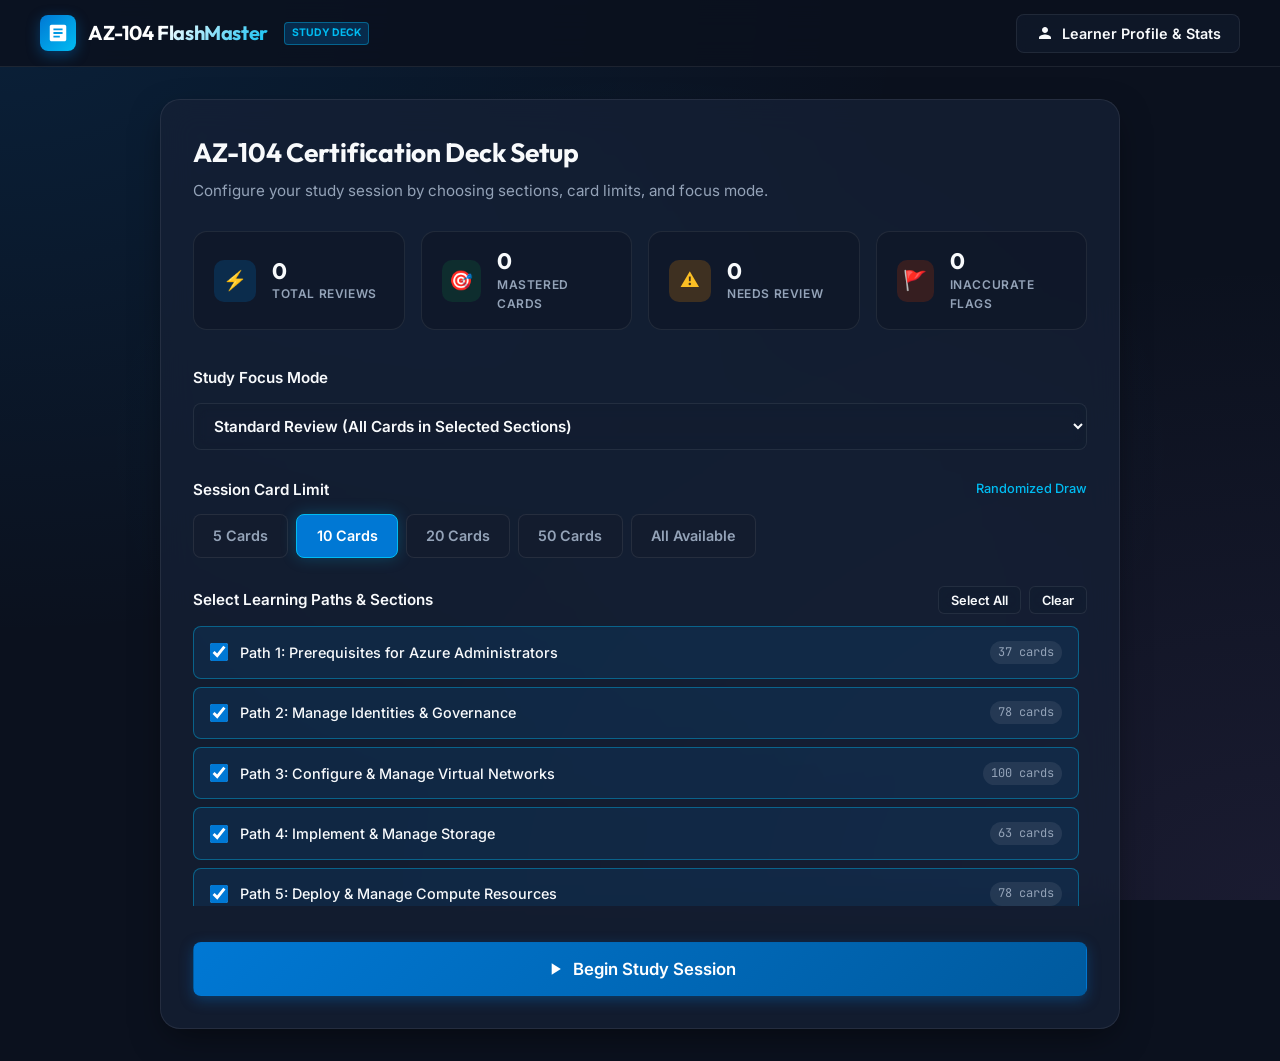
<file: flash-app/index.html>
<!DOCTYPE html>
<html lang="en">
<head>
  <meta charset="UTF-8">
  <meta name="viewport" content="width=device-width, initial-scale=1.0">
  <title>AZ-104 FlashMaster - Interactive Study Deck</title>
  <meta name="description" content="Offline spaced-repetition flashcard study application for the AZ-104 Microsoft Azure Administrator certification.">
  <link rel="stylesheet" href="style.css">
</head>
<body>

  <!-- Top Header -->
  <header class="app-header">
    <div class="header-container">
      <a href="#" class="brand" id="brand-link">
        <div class="brand-icon">
          <svg viewBox="0 0 24 24">
            <path d="M19 3H5c-1.1 0-2 .9-2 2v14c0 1.1.9 2 2 2h14c1.1 0 2-.9 2-2V5c0-1.1-.9-2-2-2zm-5 14H7v-2h7v2zm3-4H7v-2h10v2zm0-4H7V7h10v2z"/>
          </svg>
        </div>
        <span class="brand-title">AZ-104 FlashMaster</span>
        <span class="brand-badge">Study Deck</span>
      </a>

      <div class="header-actions">
        <button class="btn btn-glass" id="btn-open-profile" aria-label="Open Learner Profile">
          <svg width="18" height="18" viewBox="0 0 24 24" fill="currentColor">
            <path d="M12 12c2.21 0 4-1.79 4-4s-1.79-4-4-4-4 1.79-4 4 1.79 4 4 4zm0 2c-2.67 0-8 1.34-8 4v2h16v-2c0-2.66-5.33-4-8-4z"/>
          </svg>
          Learner Profile & Stats
        </button>
      </div>
    </div>
  </header>

  <!-- Main Content Area -->
  <main class="main-container">

    <!-- 1. SETUP / DECK SELECTION SCREEN -->
    <section class="glass-panel setup-screen" id="setup-screen">
      
      <div class="section-header">
        <h2>AZ-104 Certification Deck Setup</h2>
        <p>Configure your study session by choosing sections, card limits, and focus mode.</p>
      </div>

      <!-- Learner Snapshot Bar -->
      <div class="learner-snapshot">
        <div class="stat-box">
          <div class="stat-icon blue">⚡</div>
          <div class="stat-content">
            <div class="stat-val" id="stat-total-reviews">0</div>
            <div class="stat-label">Total Reviews</div>
          </div>
        </div>
        <div class="stat-box">
          <div class="stat-icon green">🎯</div>
          <div class="stat-content">
            <div class="stat-val" id="stat-mastered">0</div>
            <div class="stat-label">Mastered Cards</div>
          </div>
        </div>
        <div class="stat-box">
          <div class="stat-icon orange">⚠️</div>
          <div class="stat-content">
            <div class="stat-val" id="stat-trouble">0</div>
            <div class="stat-label">Needs Review</div>
          </div>
        </div>
        <div class="stat-box">
          <div class="stat-icon red">🚩</div>
          <div class="stat-content">
            <div class="stat-val" id="stat-flagged">0</div>
            <div class="stat-label">Inaccurate Flags</div>
          </div>
        </div>
      </div>

      <!-- Mode & Filter Selector -->
      <div class="form-group">
        <label for="study-filter-mode" class="form-label">
          <span>Study Focus Mode</span>
        </label>
        <select id="study-filter-mode" class="btn btn-glass" style="width: 100%; text-align: left; padding: 0.75rem 1rem; font-size: 0.95rem;">
          <option value="all">Standard Review (All Cards in Selected Sections)</option>
          <option value="trouble">Targeted Drill (Only Cards Marked as Trouble)</option>
          <option value="unstudied">New Material (Cards Never Studied)</option>
        </select>
      </div>

      <!-- Card Count Selection -->
      <div class="form-group">
        <label class="form-label">
          <span>Session Card Limit</span>
          <span class="count-badge">Randomized Draw</span>
        </label>
        <div class="pill-grid">
          <div class="pill-option">
            <input type="radio" id="count-5" name="card-count" value="5">
            <label for="count-5">5 Cards</label>
          </div>
          <div class="pill-option">
            <input type="radio" id="count-10" name="card-count" value="10" checked>
            <label for="count-10">10 Cards</label>
          </div>
          <div class="pill-option">
            <input type="radio" id="count-20" name="card-count" value="20">
            <label for="count-20">20 Cards</label>
          </div>
          <div class="pill-option">
            <input type="radio" id="count-50" name="card-count" value="50">
            <label for="count-50">50 Cards</label>
          </div>
          <div class="pill-option">
            <input type="radio" id="count-all" name="card-count" value="all">
            <label for="count-all">All Available</label>
          </div>
        </div>
      </div>

      <!-- Learning Path / Section Selection -->
      <div class="form-group">
        <div class="form-label">
          <span>Select Learning Paths & Sections</span>
          <div class="section-controls">
            <button class="btn btn-glass btn-sm" id="btn-select-all" type="button">Select All</button>
            <button class="btn btn-glass btn-sm" id="btn-deselect-all" type="button">Clear</button>
          </div>
        </div>
        <div class="section-list" id="section-checkbox-list">
          <!-- Populated dynamically by app.js -->
        </div>
      </div>

      <!-- Start Button CTA -->
      <button class="btn btn-primary" id="btn-start-study" style="padding: 1rem; font-size: 1.05rem; margin-top: 0.5rem;">
        <svg width="20" height="20" viewBox="0 0 24 24" fill="currentColor">
          <path d="M8 5v14l11-7z"/>
        </svg>
        Begin Study Session
      </button>

    </section>


    <!-- 2. ACTIVE STUDY SCREEN -->
    <section class="study-screen" id="study-screen" style="display: none;">
      
      <!-- Top Progress Bar -->
      <div class="study-top-bar">
        <button class="btn btn-glass btn-sm" id="btn-quit-study">
          ✕ End Session
        </button>
        <div class="progress-container">
          <div class="progress-header">
            <span id="card-counter-label">Card 1 of 10</span>
            <span style="font-size: 0.75rem;">Space to Flip • Esc to Exit</span>
          </div>
          <div class="progress-bar-track">
            <div class="progress-bar-fill" id="progress-bar-fill"></div>
          </div>
        </div>
      </div>

      <!-- 3D Interactive Flashcard Scene -->
      <div class="flashcard-scene" id="flashcard-scene">
        <div class="flashcard-inner" id="flashcard-inner">
          
          <!-- Card Front (Question) -->
          <div class="flashcard-face card-front">
            <div class="card-meta-bar">
              <span class="card-topic-tag" id="card-topic-tag">Path • Module</span>
              <div class="card-flag-indicators" id="card-indicators"></div>
            </div>
            <div class="card-main-content">
              <span class="card-prompt-type" id="card-prompt-type">Question Prompt</span>
              <div class="card-text" id="card-question-text">Loading question...</div>
            </div>
            <div class="card-footer-hint">
              <span>💡 Formulate your answer mentally</span>
              <span style="color: var(--azure-cyan);">Click or press Spacebar to flip ➔</span>
            </div>
          </div>

          <!-- Card Back (Answer) -->
          <div class="flashcard-face card-back">
            <div class="card-meta-bar">
              <span class="card-topic-tag" style="background: rgba(16, 124, 65, 0.2); color: #34d399; border-color: rgba(16, 124, 65, 0.4);">
                Answer & Key Concept
              </span>
              <span style="font-size: 0.75rem; color: var(--text-muted);">Active Recall</span>
            </div>
            <div class="card-main-content">
              <div class="card-text" id="card-answer-text" style="color: #e2e8f0;">Loading answer...</div>
              <div class="card-source-citation" id="card-source-text"></div>
            </div>
            <div class="card-footer-hint">
              <span>Rate your recall difficulty below</span>
              <span style="color: #34d399;">Keys: 1=Hard • 2=Good • 3=Easy</span>
            </div>
          </div>

        </div>
      </div>

      <!-- Card Quick Action Bar -->
      <div class="card-quick-actions">
        <button class="btn btn-glass btn-sm" id="btn-flip-card">
          🔄 Flip Card (Space)
        </button>
        <button class="btn btn-glass btn-sm" id="btn-mark-trouble" title="Mark card as trouble to review more frequently">
          ⚠️ Needs Review (T)
        </button>
        <button class="btn btn-glass btn-sm" id="btn-flag-inaccurate" title="Flag this card if you suspect inaccuracy or outdated info">
          🚩 Flag Inaccurate (F)
        </button>
      </div>

      <!-- Rating Controls (Appears on flip) -->
      <div class="rating-controls" id="rating-controls">
        <button class="btn btn-rate hard" id="btn-rate-hard">
          <span>Struggled</span>
          <small>Mark for Review (1)</small>
        </button>
        <button class="btn btn-rate good" id="btn-rate-good">
          <span>Recalled</span>
          <small>Standard Recall (2)</small>
        </button>
        <button class="btn btn-rate easy" id="btn-rate-easy">
          <span>Mastered</span>
          <small>Instant Recall (3)</small>
        </button>
      </div>

    </section>


    <!-- 3. SESSION SUMMARY SCREEN -->
    <section class="glass-panel" id="summary-screen" style="display: none; flex-direction: column; gap: 1.5rem;">
      <div class="section-header">
        <h2>🎉 Session Completed!</h2>
        <p>Your study results have been recorded to your local Learner Profile.</p>
      </div>

      <div class="summary-grid">
        <div class="stat-box">
          <div class="stat-icon blue">📖</div>
          <div class="stat-content">
            <div class="stat-val" id="summary-reviewed">0</div>
            <div class="stat-label">Reviewed</div>
          </div>
        </div>
        <div class="stat-box">
          <div class="stat-icon green">⭐</div>
          <div class="stat-content">
            <div class="stat-val" id="summary-mastered">0</div>
            <div class="stat-label">Mastered (Easy)</div>
          </div>
        </div>
        <div class="stat-box">
          <div class="stat-icon orange">⚠️</div>
          <div class="stat-content">
            <div class="stat-val" id="summary-trouble">0</div>
            <div class="stat-label">Struggled (Hard)</div>
          </div>
        </div>
        <div class="stat-box">
          <div class="stat-icon red">🚩</div>
          <div class="stat-content">
            <div class="stat-val" id="summary-flagged">0</div>
            <div class="stat-label">Flagged</div>
          </div>
        </div>
      </div>

      <!-- Topic Performance Breakdown -->
      <div class="form-group">
        <label class="form-label">Topic Performance Breakdown</label>
        <div id="summary-topic-breakdown" style="display: flex; flex-direction: column; gap: 0.5rem;"></div>
      </div>

      <!-- Summary Action Buttons -->
      <div style="display: flex; gap: 1rem; flex-wrap: wrap; margin-top: 0.5rem;">
        <button class="btn btn-warning" id="btn-study-trouble-again" style="flex: 1;">
          ⚠️ Drill Struggled Cards Now
        </button>
        <button class="btn btn-primary" id="btn-return-setup" style="flex: 1;">
          🏠 Return to Deck Setup
        </button>
      </div>
    </section>

  </main>


  <!-- MODAL 1: LEARNER PROFILE & STATS -->
  <div class="modal-overlay" id="profile-modal">
    <div class="modal-content">
      <div class="modal-header">
        <h3>📊 Learner Profile & Knowledge Tracking</h3>
        <button class="close-btn" id="btn-close-profile">&times;</button>
      </div>

      <p style="color: var(--text-secondary); font-size: 0.9rem;">
        Your learning progress, trouble items, and card revisions are tracked locally in your browser's persistent learner object.
      </p>

      <!-- Data Export / Import Controls -->
      <div style="display: flex; gap: 0.5rem; flex-wrap: wrap;">
        <button class="btn btn-glass btn-sm" id="btn-export-profile">
          💾 Export Learner Profile (.json)
        </button>
        <label class="btn btn-glass btn-sm" style="cursor: pointer;">
          📥 Import Profile
          <input type="file" id="input-import-profile" accept=".json" style="display: none;">
        </label>
        <button class="btn btn-glass btn-sm" id="btn-import-deck-trigger">
          🗃️ Import Custom Deck (.json/.tsv)
        </button>
        <input type="file" id="input-import-deck" accept=".json,.tsv,.txt" style="display: none;">
      </div>

      <!-- Trouble Cards Review List -->
      <div class="form-group">
        <label class="form-label">
          <span>Cards Marked for Extra Review (Trouble)</span>
        </label>
        <div class="trouble-list-container" id="profile-trouble-list"></div>
      </div>

      <!-- Flagged Inaccurate List -->
      <div class="form-group">
        <label class="form-label">
          <span>Cards Flagged as Inaccurate / Audited</span>
        </label>
        <div class="trouble-list-container" id="profile-flagged-list"></div>
      </div>

      <div style="display: flex; justify-content: space-between; align-items: center; border-top: 1px solid var(--border-subtle); padding-top: 1rem;">
        <button class="btn btn-danger btn-sm" id="btn-reset-profile">
          🗑️ Reset Learner Progress
        </button>
        <span style="font-size: 0.75rem; color: var(--text-muted);">Stored locally in localStorage</span>
      </div>
    </div>
  </div>


  <!-- MODAL 2: FLAG INACCURATE CARD -->
  <div class="modal-overlay" id="flag-modal">
    <div class="modal-content" style="max-width: 500px;">
      <div class="modal-header">
        <h3>🚩 Flag Card as Inaccurate</h3>
      </div>
      <p style="color: var(--text-secondary); font-size: 0.85rem;">
        Flagging notes that this card contains potential factual errors or needs revision.
      </p>
      
      <div id="flag-card-question-preview" style="padding: 0.75rem; background: rgba(0,0,0,0.3); border-radius: 6px; font-size: 0.9rem; font-style: italic;"></div>

      <div class="form-group">
        <label for="flag-reason-input" class="form-label">Reason / Notes for Revision</label>
        <textarea id="flag-reason-input" rows="3" class="btn btn-glass" style="width: 100%; text-align: left; padding: 0.75rem; resize: vertical;" placeholder="e.g. Obsolete SKU name, incorrect IP formula, or typo..."></textarea>
      </div>

      <div style="display: flex; justify-content: flex-end; gap: 0.75rem;">
        <button class="btn btn-glass" id="btn-cancel-flag">Cancel</button>
        <button class="btn btn-danger" id="btn-confirm-flag">Confirm Flag</button>
      </div>
    </div>
  </div>


  <!-- Toast Notification Popover -->
  <div class="toast-notice" id="toast-notice">Notice message</div>

  <!-- Load Data First, Then Application Logic -->
  <script src="cards.js"></script>
  <script src="app.js"></script>
</body>
</html>
</file>
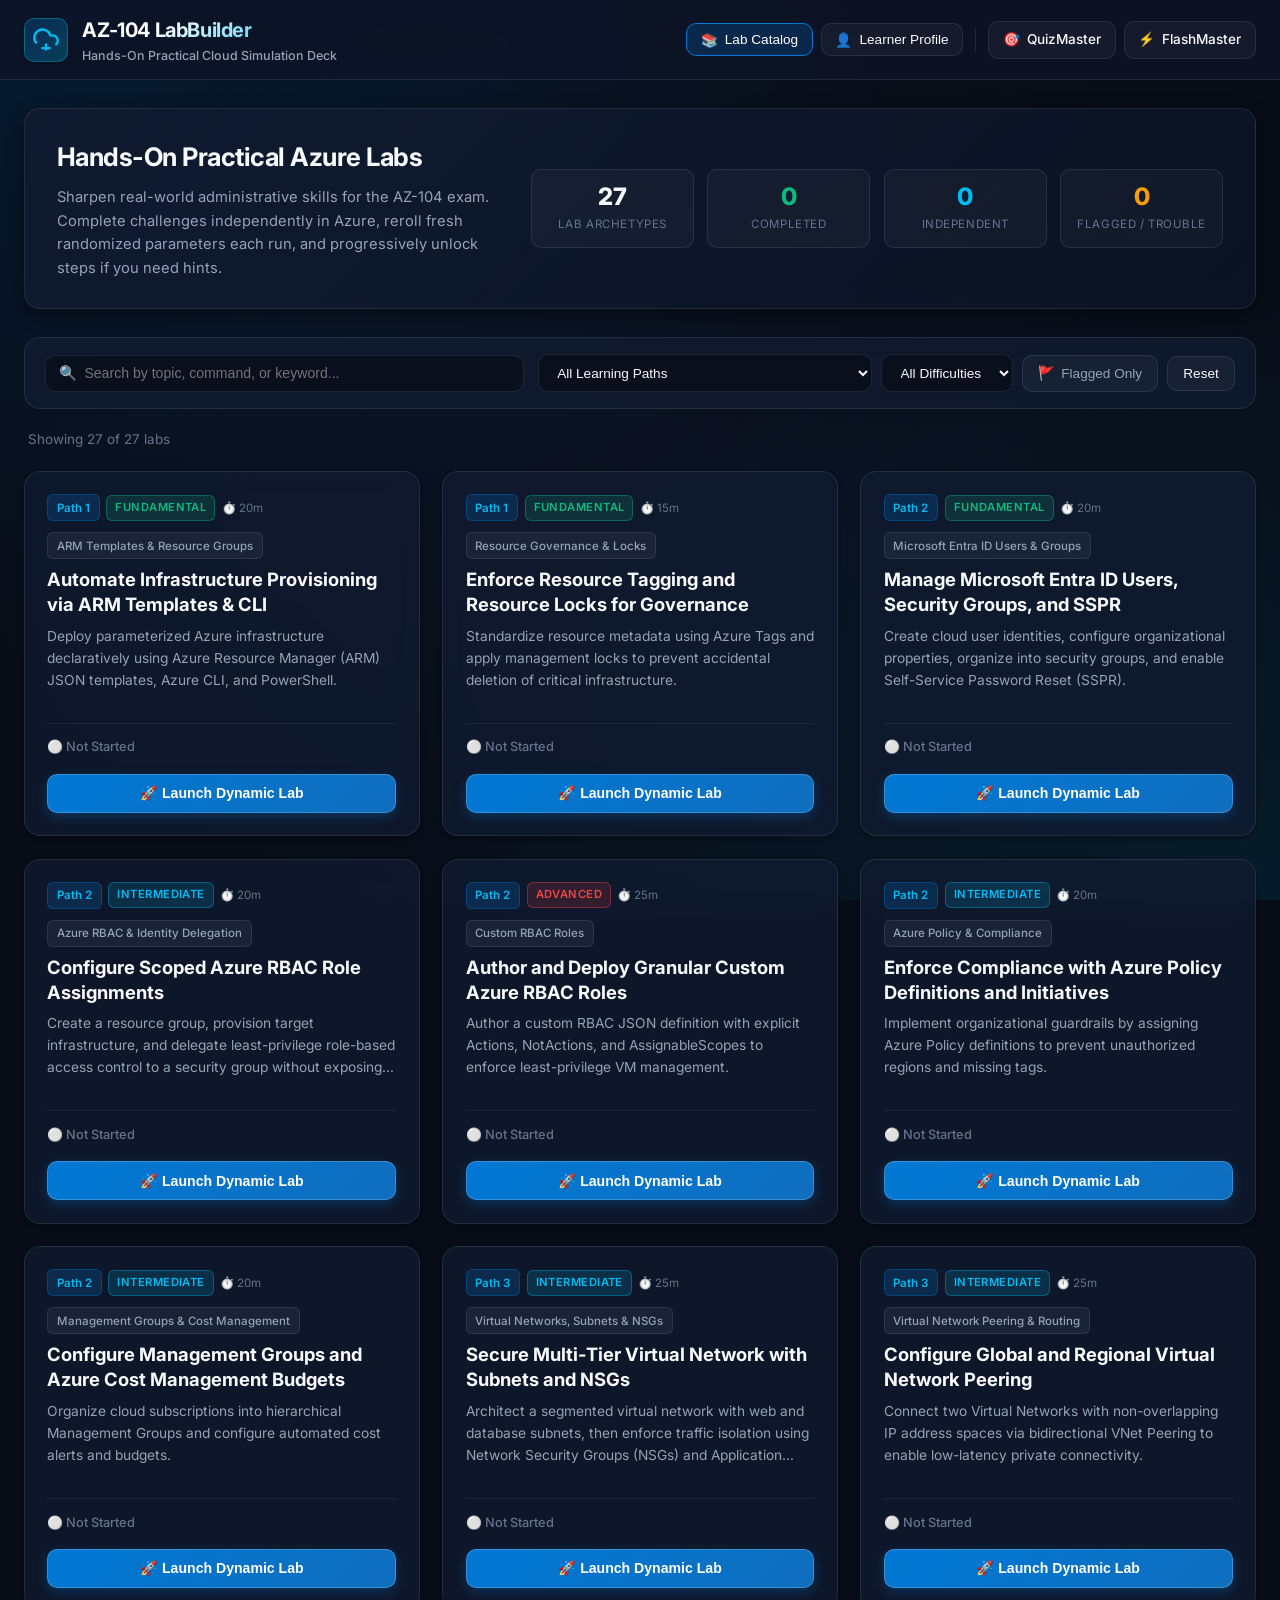
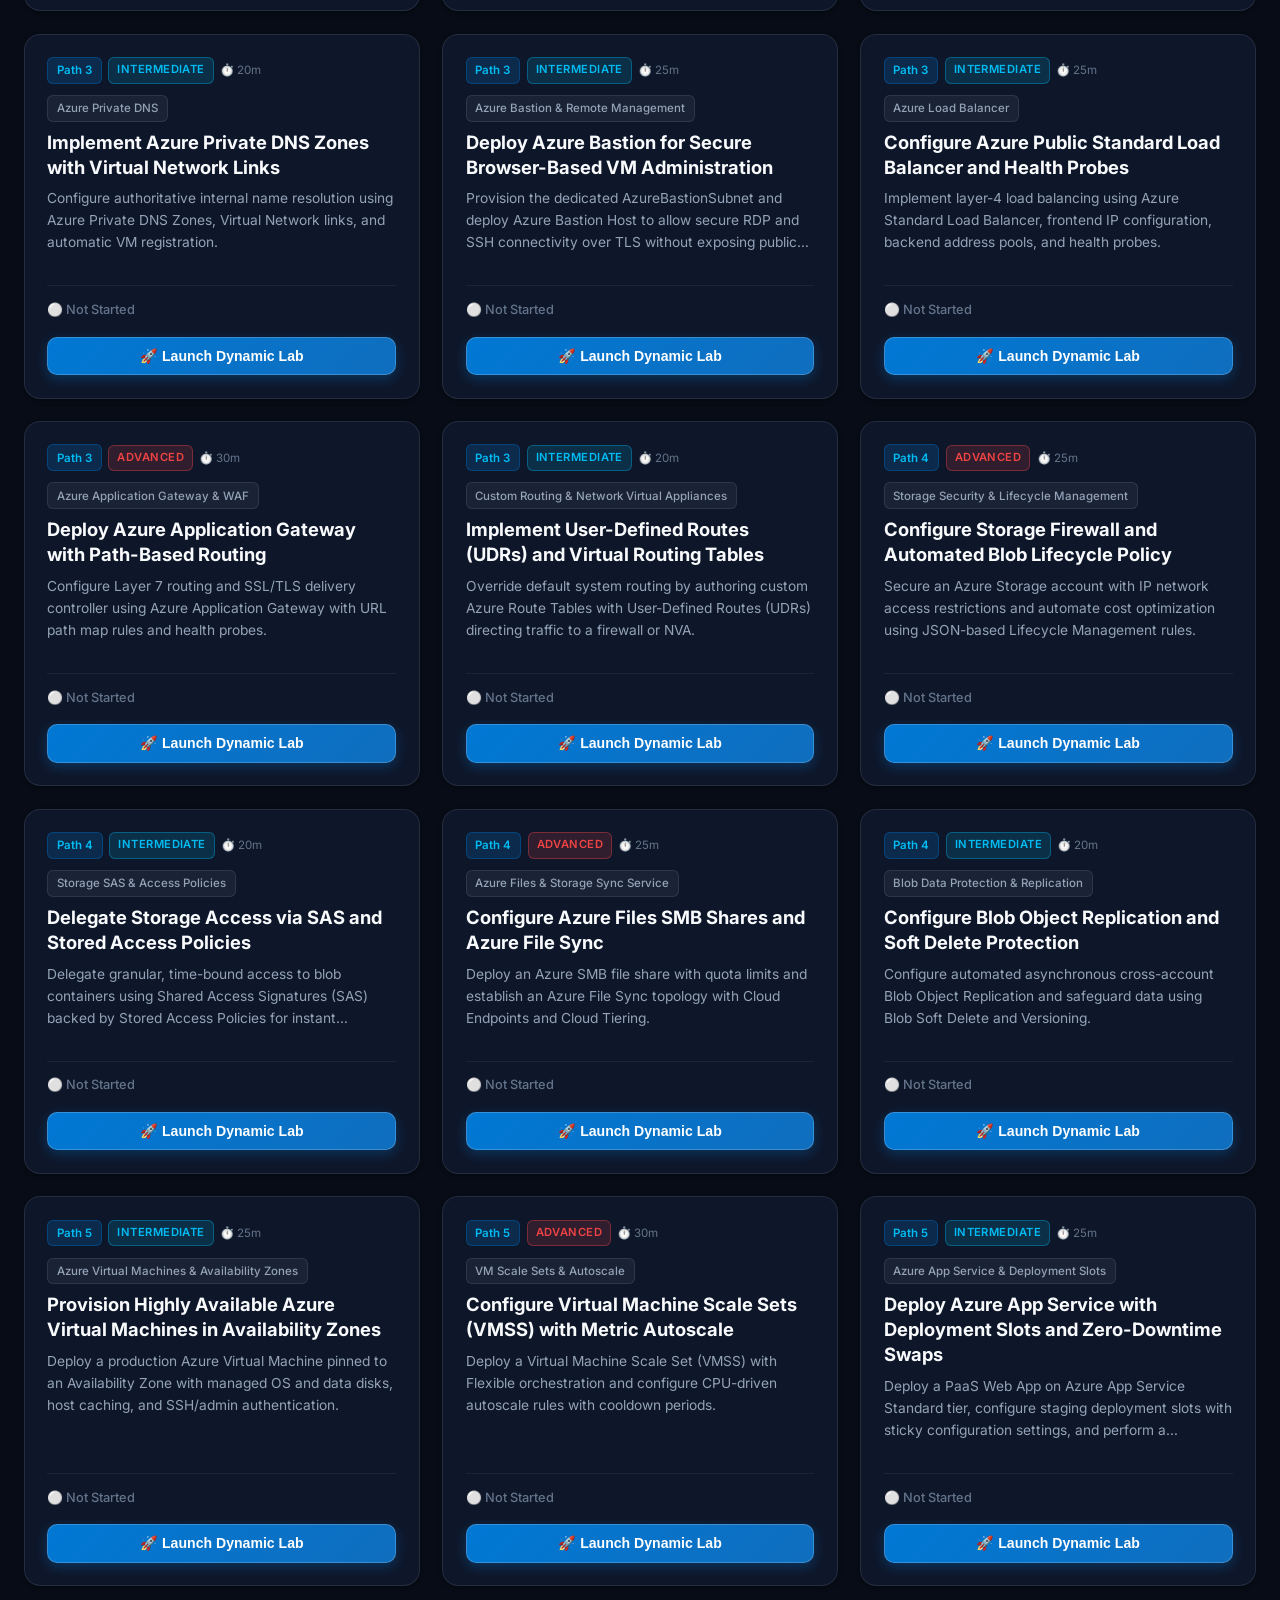
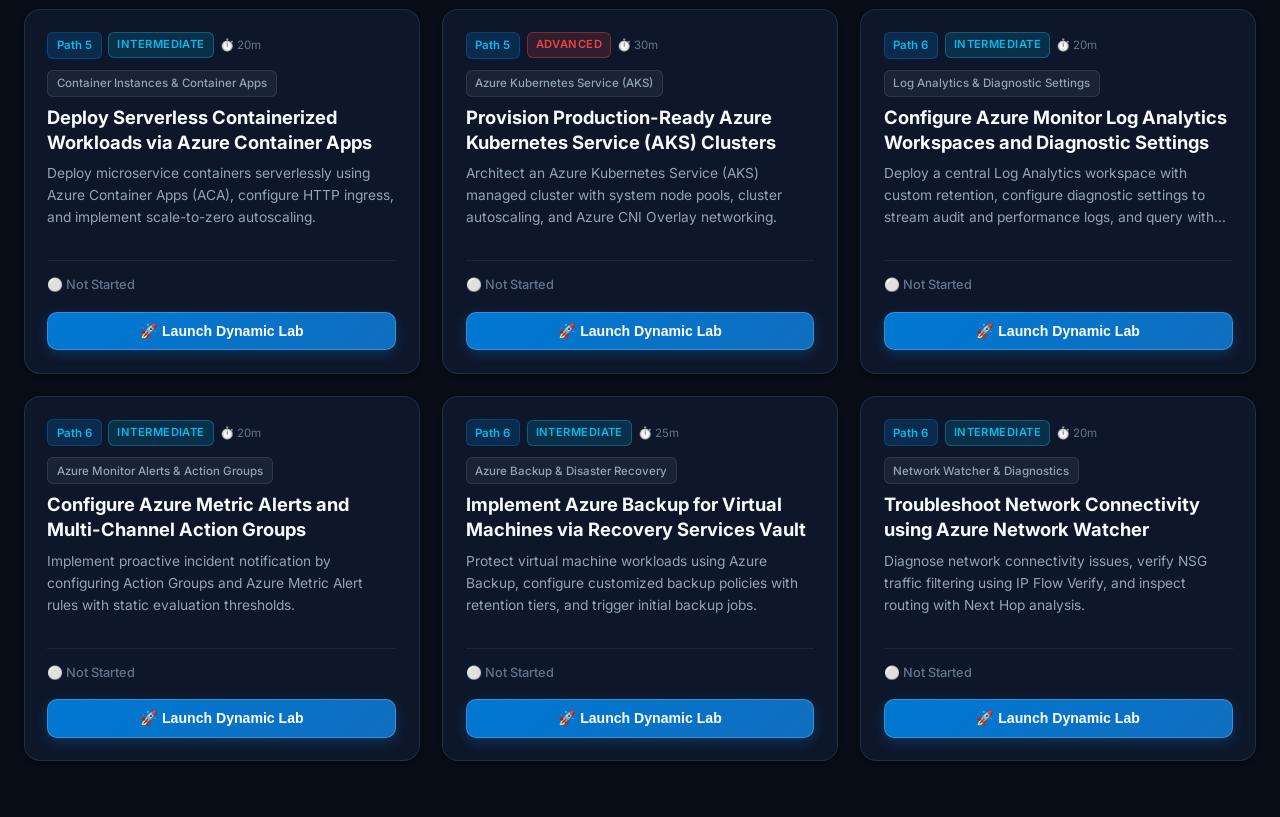
<file: labbuilder-app/index.html>
<!DOCTYPE html>
<html lang="en">
<head>
  <meta charset="UTF-8">
  <meta name="viewport" content="width=device-width, initial-scale=1.0">
  <title>AZ-104 LabBuilder - Interactive Practical Lab Simulator</title>
  <meta name="description" content="Master Microsoft AZ-104 Azure Administrator skills with realistic scenario-driven labs, randomized parameters, progressive step disclosure, and learner progress tracking.">
  <link rel="stylesheet" href="style.css">
  <link rel="preconnect" href="https://fonts.googleapis.com">
  <link rel="preconnect" href="https://fonts.gstatic.com" crossorigin>
  <link href="https://fonts.googleapis.com/css2?family=Fira+Code:wght@400;500;600&family=Inter:wght@300;400;500;600;700;800&display=swap" rel="stylesheet">
</head>
<body>
  <!-- Global Application Header -->
  <header class="app-header">
    <div class="header-container">
      <div class="brand-group" id="btn-brand-home" title="Return to Catalog">
        <div class="brand-icon">
          <svg viewBox="0 0 24 24" width="28" height="28" fill="none" stroke="currentColor" stroke-width="2">
            <path d="M4 14.899A7 7 0 1 1 15.71 8h1.79a4.5 4.5 0 0 1 2.5 8.242M8 19h8M12 15v6" />
          </svg>
        </div>
        <div>
          <h1 class="brand-title">AZ-104 LabBuilder</h1>
          <p class="brand-subtitle">Hands-On Practical Cloud Simulation Deck</p>
        </div>
      </div>

      <nav class="header-nav">
        <button id="btn-nav-catalog" class="nav-btn active">
          <span class="nav-icon">📚</span>
          <span>Lab Catalog</span>
        </button>
        <button id="btn-nav-profile" class="nav-btn">
          <span class="nav-icon">👤</span>
          <span>Learner Profile</span>
          <span id="header-flag-count" class="badge-flag-count" style="display: none;">0</span>
        </button>
        <div class="nav-divider"></div>
        <a href="../quiz-app/index.html" class="nav-btn nav-link" title="Open AZ-104 Practice Quizzes">
          <span class="nav-icon">🎯</span>
          <span>QuizMaster</span>
        </a>
        <a href="../flash-app/index.html" class="nav-btn nav-link" title="Open AZ-104 Flashcards">
          <span class="nav-icon">⚡</span>
          <span>FlashMaster</span>
        </a>
      </nav>
    </div>
  </header>

  <!-- Main Application Body -->
  <main class="main-content">
    
    <!-- ================= CATALOG VIEW ================= -->
    <section id="catalog-view" class="view-section">
      <!-- Hero Banner -->
      <div class="hero-banner">
        <div class="hero-text">
          <h2>Hands-On Practical Azure Labs</h2>
          <p>Sharpen real-world administrative skills for the AZ-104 exam. Complete challenges independently in Azure, reroll fresh randomized parameters each run, and progressively unlock steps if you need hints.</p>
        </div>
        <div class="hero-stats-grid">
          <div class="hero-stat-card">
            <span class="stat-num" id="stat-total-labs">0</span>
            <span class="stat-label">Lab Archetypes</span>
          </div>
          <div class="hero-stat-card">
            <span class="stat-num stat-success" id="stat-completed-labs">0</span>
            <span class="stat-label">Completed</span>
          </div>
          <div class="hero-stat-card">
            <span class="stat-num stat-cyan" id="stat-independent-labs">0</span>
            <span class="stat-label">Independent</span>
          </div>
          <div class="hero-stat-card">
            <span class="stat-num stat-warning" id="stat-flagged-labs">0</span>
            <span class="stat-label">Flagged / Trouble</span>
          </div>
        </div>
      </div>

      <!-- Filters & Search Toolbar -->
      <div class="filter-toolbar">
        <div class="search-box">
          <span class="search-icon">🔍</span>
          <input type="text" id="search-input" placeholder="Search by topic, command, or keyword..." autocomplete="off">
          <button id="btn-clear-search" class="btn-clear" title="Clear search" style="display: none;">✕</button>
        </div>

        <div class="filter-group">
          <select id="filter-path" class="select-filter" aria-label="Filter by Learning Path">
            <option value="all">All Learning Paths</option>
          </select>

          <select id="filter-difficulty" class="select-filter" aria-label="Filter by Difficulty">
            <option value="all">All Difficulties</option>
            <option value="Fundamental">Fundamental</option>
            <option value="Intermediate">Intermediate</option>
            <option value="Advanced">Advanced</option>
          </select>

          <button id="btn-filter-flagged" class="filter-toggle-btn" title="Filter to flagged labs only">
            <span class="toggle-icon">🚩</span>
            <span>Flagged Only</span>
          </button>

          <button id="btn-reset-filters" class="btn-secondary" title="Reset all filters">
            <span>Reset</span>
          </button>
        </div>
      </div>

      <!-- Catalog Results Counter -->
      <div class="catalog-status-bar">
        <span id="catalog-count-text">Showing all labs</span>
      </div>

      <!-- Labs Catalog Grid -->
      <div id="labs-grid" class="labs-grid">
        <!-- Rendered dynamically by app.js -->
      </div>
    </section>

    <!-- ================= ACTIVE LAB VIEW ================= -->
    <section id="lab-view" class="view-section" style="display: none;">
      <!-- Active Lab Top Toolbar -->
      <div class="lab-topbar">
        <button id="btn-back-to-catalog" class="btn-secondary">
          <span>← Back to Catalog</span>
        </button>

        <div class="lab-topbar-actions">
          <button id="btn-reroll-params" class="btn-secondary btn-reroll" title="Regenerate randomized parameters (resource names, roles, IPs)">
            <span class="icon-spin">🎲</span>
            <span>Reroll Parameters</span>
          </button>
          <button id="btn-flag-trouble" class="btn-secondary btn-flag" title="Flag this lab as having trouble">
            <span id="flag-icon">🚩</span>
            <span id="flag-text">Flag Trouble</span>
          </button>
        </div>
      </div>

      <!-- Lab Header Banner -->
      <div class="active-lab-header">
        <div class="lab-meta-row">
          <span id="lab-path-badge" class="badge-path">Learning Path</span>
          <span id="lab-topic-badge" class="badge-topic">Topic</span>
          <span id="lab-difficulty-badge" class="badge-difficulty">Intermediate</span>
          <span id="lab-time-badge" class="badge-time">⏱️ 20 mins</span>
          <span id="lab-status-badge" class="badge-status">Not Started</span>
        </div>
        <h2 id="lab-title" class="active-lab-title">Lab Title Goes Here</h2>
        <p id="lab-summary" class="active-lab-summary">Lab summary description goes here.</p>
      </div>

      <!-- Scenario & Business Mission Brief -->
      <div class="scenario-card">
        <div class="card-header-line">
          <div class="card-header-title">
            <span class="header-icon">📋</span>
            <h3>Mission Brief & Scenario</h3>
          </div>
          <span class="tag-dynamic">✨ Partially Randomized</span>
        </div>
        <p id="lab-scenario-text" class="scenario-text">
          Scenario text hydrated with dynamic randomized parameters...
        </p>

        <!-- Dynamic Parameters Cheat-Sheet Grid -->
        <div class="parameters-block">
          <div class="parameters-header">
            <h4>🎯 Active Session Parameters</h4>
            <span class="param-tip">Tip: Click any parameter to quickly copy its generated value</span>
          </div>
          <div id="lab-parameters-grid" class="parameters-grid">
            <!-- Rendered dynamically by app.js -->
          </div>
        </div>
      </div>

      <!-- Acceptance Criteria Checklist -->
      <div class="acceptance-card">
        <div class="card-header-line">
          <div class="card-header-title">
            <span class="header-icon">✅</span>
            <h3>Acceptance Criteria Checklist</h3>
          </div>
          <div class="criteria-progress-group">
            <span id="criteria-progress-text">0 / 0 Completed (0%)</span>
            <div class="criteria-progress-bar">
              <div id="criteria-progress-fill" class="progress-fill" style="width: 0%;"></div>
            </div>
          </div>
        </div>
        <p class="section-desc">Mark each objective complete as you configure and verify it in Azure:</p>
        <ul id="acceptance-checklist" class="criteria-list">
          <!-- Rendered dynamically by app.js -->
        </ul>
      </div>

      <!-- Progressive Step-by-Step Implementation Guide -->
      <div class="steps-section">
        <div class="steps-section-header">
          <div class="steps-header-left">
            <div class="card-header-title">
              <span class="header-icon">🧭</span>
              <h3>Step-by-Step Implementation Guide</h3>
            </div>
            <p class="steps-subtext">Steps are hidden by default to encourage independent problem-solving. Reveal them sequentially if you need guidance.</p>
          </div>
          <div class="steps-controls">
            <div class="hints-counter" id="hints-counter">
              <span class="hints-label">Hints Revealed:</span>
              <span id="hints-count" class="hints-value">0 / 0</span>
              <span id="hints-rating-badge" class="badge-independent">Independent</span>
            </div>
            <div class="steps-btn-group">
              <button id="btn-reveal-next" class="btn-primary btn-sm">
                <span>🔓 Reveal Next Step</span>
              </button>
              <button id="btn-reveal-all" class="btn-secondary btn-sm" title="Reveal all steps at once">
                <span>Reveal All</span>
              </button>
              <button id="btn-hide-all" class="btn-secondary btn-sm" title="Hide all revealed steps">
                <span>Hide All</span>
              </button>
            </div>
          </div>
        </div>

        <!-- Container for Step Accordion / Cards -->
        <div id="steps-container" class="steps-container">
          <!-- Rendered dynamically by app.js -->
        </div>
      </div>

      <!-- Lab Completion & Learning Tracker -->
      <div class="completion-card">
        <div class="card-header-line">
          <div class="card-header-title">
            <span class="header-icon">🎓</span>
            <h3>Learner Assessment & Progress Tracking</h3>
          </div>
        </div>
        <p class="section-desc">Rate how comfortably you completed this lab to update your learning object and spacing schedule:</p>

        <div class="rating-buttons-grid">
          <button id="btn-rate-independent" class="rating-btn rate-independent" title="Completed without needing step hints">
            <span class="rating-icon">🌟</span>
            <span class="rating-title">Independent Master</span>
            <span class="rating-sub">Completed with minimal or zero hints</span>
          </button>
          <button id="btn-rate-assisted" class="rating-btn rate-assisted" title="Completed with the help of step hints">
            <span class="rating-icon">💡</span>
            <span class="rating-title">Assisted Completion</span>
            <span class="rating-sub">Needed portal/CLI steps to finish</span>
          </button>
          <button id="btn-rate-struggled" class="rating-btn rate-struggled" title="Encountered issues or gaps, flag for revision">
            <span class="rating-icon">⚠️</span>
            <span class="rating-title">Struggled / Need Review</span>
            <span class="rating-sub">Had trouble; auto-flags for practice</span>
          </button>
        </div>

        <!-- Personal Lab Notes -->
        <div class="notes-block">
          <div class="notes-header">
            <label for="lab-notes-input">📝 Personal Notes & Azure Gotchas:</label>
            <span class="notes-status" id="notes-status"></span>
          </div>
          <textarea id="lab-notes-input" placeholder="Jot down notes, error messages encountered, CLI parameter gotchas, or lessons learned during this lab..." rows="4"></textarea>
          <div class="notes-actions">
            <button id="btn-save-notes" class="btn-secondary btn-sm">
              <span>💾 Save Notes</span>
            </button>
          </div>
        </div>
      </div>
    </section>

  </main>

  <!-- ================= LEARNER PROFILE MODAL ================= -->
  <div id="profile-modal" class="modal-backdrop" style="display: none;">
    <div class="modal-dialog">
      <div class="modal-header">
        <div class="modal-title-group">
          <span class="modal-icon">👤</span>
          <h3>AZ-104 Learner Profile & Analytics</h3>
        </div>
        <button id="btn-close-modal" class="modal-close-btn" title="Close modal">✕</button>
      </div>

      <div class="modal-body">
        <!-- Analytics Dashboard Grid -->
        <div class="profile-stats-grid">
          <div class="profile-stat-box">
            <span class="p-num" id="p-total-attempted">0</span>
            <span class="p-label">Labs Attempted</span>
          </div>
          <div class="profile-stat-box">
            <span class="p-num stat-success" id="p-total-completed">0</span>
            <span class="p-label">Completed Labs</span>
          </div>
          <div class="profile-stat-box">
            <span class="p-num stat-cyan" id="p-independent-count">0</span>
            <span class="p-label">Independent Solves</span>
          </div>
          <div class="profile-stat-box">
            <span class="p-num stat-warning" id="p-flagged-count">0</span>
            <span class="p-label">Flagged / Trouble</span>
          </div>
        </div>

        <!-- Flagged Labs Section -->
        <div class="modal-section">
          <h4>🚩 Labs Requiring Review</h4>
          <div id="flagged-labs-list" class="flagged-list">
            <!-- Rendered dynamically -->
          </div>
        </div>

        <!-- Learning Path Progress Breakdown -->
        <div class="modal-section">
          <h4>📊 Progress by Learning Path</h4>
          <div id="path-breakdown-list" class="path-breakdown-list">
            <!-- Rendered dynamically -->
          </div>
        </div>

        <!-- Learner Object Management -->
        <div class="modal-section">
          <h4>⚙️ Learner Data Management</h4>
          <p class="data-desc">Your progress is automatically saved to browser <code>localStorage</code>. Export your learner object for safekeeping or transfer to another device.</p>
          <div class="data-actions-row">
            <button id="btn-export-profile" class="btn-secondary">
              <span>📥 Export Progress (JSON)</span>
            </button>
            <label class="btn-secondary btn-file-label">
              <span>📤 Import Progress (JSON)</span>
              <input type="file" id="file-import-profile" accept=".json" style="display: none;">
            </label>
            <button id="btn-reset-profile" class="btn-danger">
              <span>🗑️ Reset All Progress</span>
            </button>
          </div>
        </div>
      </div>
    </div>
  </div>

  <!-- Non-intrusive Toast Notification -->
  <div id="toast-container" class="toast-container"></div>

  <!-- Scripts -->
  <script src="labs.js"></script>
  <script src="app.js"></script>
</body>
</html>
</file>
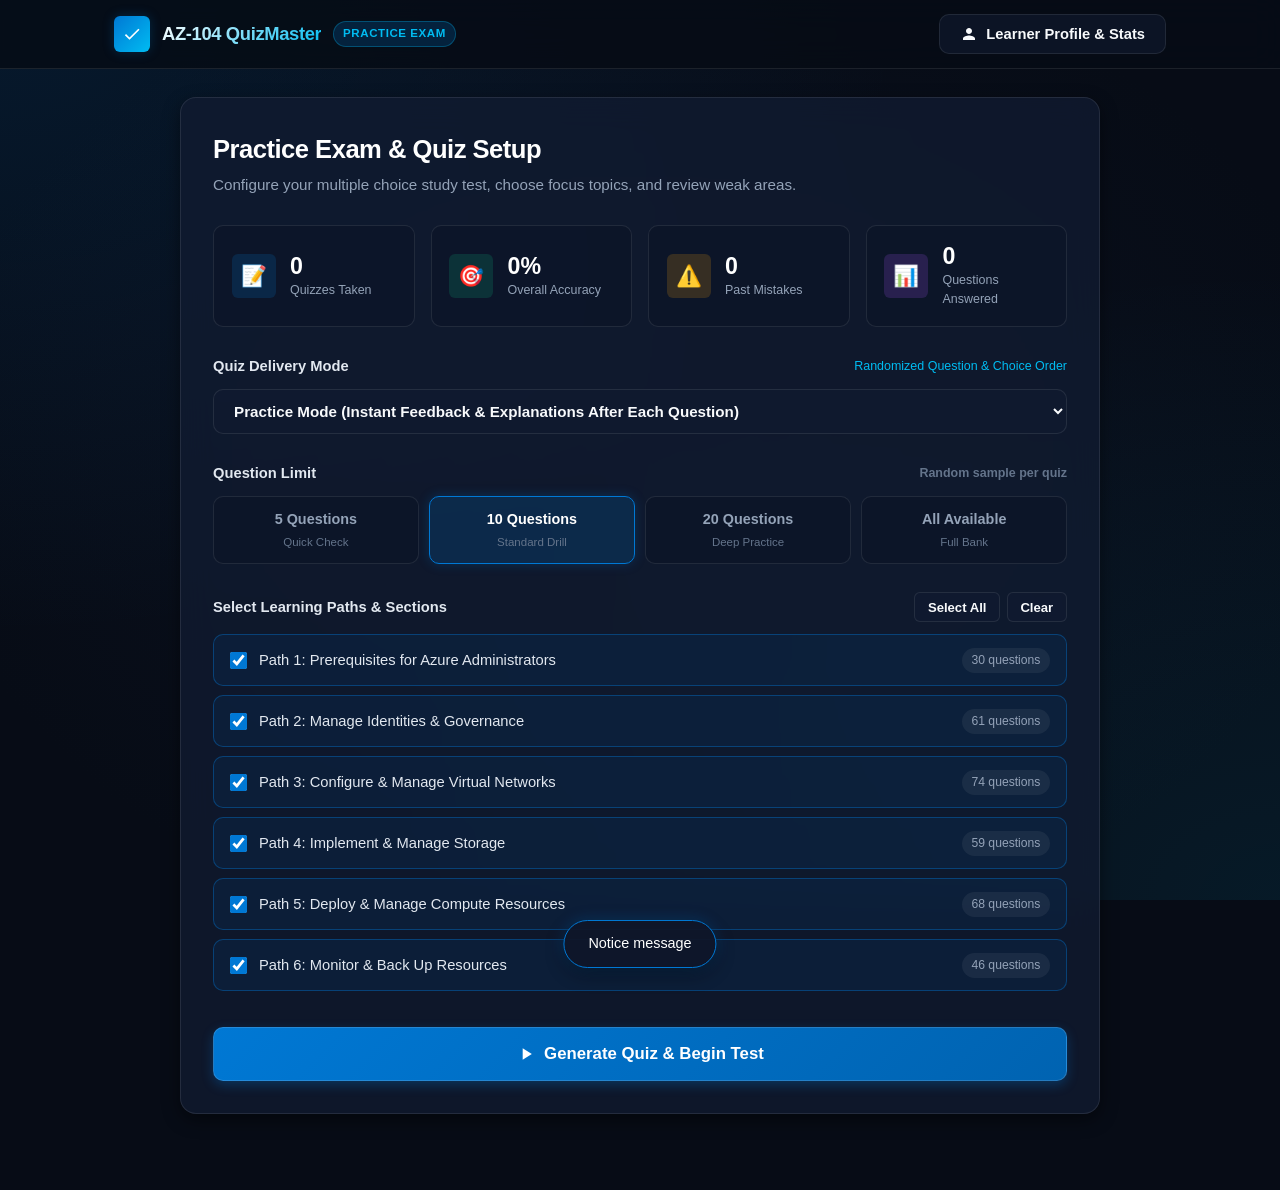
<file: quiz-app/index.html>
<!DOCTYPE html>
<html lang="en">
<head>
  <meta charset="UTF-8">
  <meta name="viewport" content="width=device-width, initial-scale=1.0">
  <title>AZ-104 QuizMaster - Multiple Choice Certification Practice</title>
  <meta name="description" content="Offline multiple choice quiz study application for the AZ-104 Microsoft Azure Administrator certification with randomized choices and mistake remediation.">
  <link rel="stylesheet" href="style.css">
</head>
<body>

  <!-- Top App Header -->
  <header class="app-header">
    <div class="header-container">
      <a href="#" class="brand" id="brand-link">
        <div class="brand-icon">
          <svg viewBox="0 0 24 24">
            <path d="M9 16.17L4.83 12l-1.42 1.41L9 19 21 7l-1.41-1.41z"/>
          </svg>
        </div>
        <span class="brand-title">AZ-104 QuizMaster</span>
        <span class="brand-badge">Practice Exam</span>
      </a>

      <div class="header-actions">
        <button class="btn btn-glass" id="btn-open-profile" aria-label="Open Learner Profile">
          <svg width="18" height="18" viewBox="0 0 24 24" fill="currentColor">
            <path d="M12 12c2.21 0 4-1.79 4-4s-1.79-4-4-4-4 1.79-4 4 1.79 4 4 4zm0 2c-2.67 0-8 1.34-8 4v2h16v-2c0-2.66-5.33-4-8-4z"/>
          </svg>
          Learner Profile & Stats
        </button>
      </div>
    </div>
  </header>

  <!-- Main Content View -->
  <main class="main-container">

    <!-- 1. SETUP / QUIZ CONFIGURATION SCREEN -->
    <section class="glass-panel setup-screen" id="setup-screen">
      
      <div class="section-header">
        <h2>Practice Exam & Quiz Setup</h2>
        <p>Configure your multiple choice study test, choose focus topics, and review weak areas.</p>
      </div>

      <!-- Learner Snapshot Cards -->
      <div class="stats-grid">
        <div class="stat-card">
          <div class="stat-icon blue">📝</div>
          <div class="stat-content">
            <div class="stat-val" id="stat-total-quizzes">0</div>
            <div class="stat-label">Quizzes Taken</div>
          </div>
        </div>
        <div class="stat-card">
          <div class="stat-icon green">🎯</div>
          <div class="stat-content">
            <div class="stat-val" id="stat-accuracy">0%</div>
            <div class="stat-label">Overall Accuracy</div>
          </div>
        </div>
        <div class="stat-card">
          <div class="stat-icon orange">⚠️</div>
          <div class="stat-content">
            <div class="stat-val" id="stat-wrong-count">0</div>
            <div class="stat-label">Past Mistakes</div>
          </div>
        </div>
        <div class="stat-card">
          <div class="stat-icon purple">📊</div>
          <div class="stat-content">
            <div class="stat-val" id="stat-total-answered">0</div>
            <div class="stat-label">Questions Answered</div>
          </div>
        </div>
      </div>

      <!-- Past Mistakes Remediation Banner (Hidden when 0 wrong) -->
      <div class="remediation-banner" id="remediation-banner" style="display: none;">
        <div class="remediation-text">
          <h4>⚠️ Past Mistakes Remediation Ready</h4>
          <p id="remediation-count-text">You have questions previously answered incorrectly.</p>
        </div>
        <button class="btn btn-warning" id="btn-start-remediation">
          🎯 Retest Past Mistakes Now
        </button>
      </div>

      <!-- Study Mode Selector -->
      <div class="form-group">
        <label for="quiz-mode-select" class="form-label">
          <span>Quiz Delivery Mode</span>
          <span style="font-size: 0.78rem; color: var(--azure-cyan); font-weight: 500;">Randomized Question & Choice Order</span>
        </label>
        <select id="quiz-mode-select" class="btn btn-glass" style="width: 100%; text-align: left; padding: 0.75rem 1rem; font-size: 0.95rem;">
          <option value="practice">Practice Mode (Instant Feedback & Explanations After Each Question)</option>
          <option value="exam">Exam Simulation Mode (Complete Full Test, Grade & Reveal at End)</option>
        </select>
      </div>

      <!-- Question Count Limit -->
      <div class="form-group">
        <label class="form-label">
          <span>Question Limit</span>
          <span style="font-size: 0.78rem; color: var(--text-muted);">Random sample per quiz</span>
        </label>
        <div class="pill-grid">
          <div class="pill-option">
            <input type="radio" id="count-5" name="quiz-count" value="5">
            <label for="count-5">
              5 Questions
              <small>Quick Check</small>
            </label>
          </div>
          <div class="pill-option">
            <input type="radio" id="count-10" name="quiz-count" value="10" checked>
            <label for="count-10">
              10 Questions
              <small>Standard Drill</small>
            </label>
          </div>
          <div class="pill-option">
            <input type="radio" id="count-20" name="quiz-count" value="20">
            <label for="count-20">
              20 Questions
              <small>Deep Practice</small>
            </label>
          </div>
          <div class="pill-option">
            <input type="radio" id="count-all" name="quiz-count" value="all">
            <label for="count-all">
              All Available
              <small>Full Bank</small>
            </label>
          </div>
        </div>
      </div>

      <!-- Learning Path / Section Selection -->
      <div class="form-group">
        <div class="form-label">
          <span>Select Learning Paths & Sections</span>
          <div style="display: flex; gap: 0.4rem;">
            <button class="btn btn-glass btn-sm" id="btn-select-all" type="button">Select All</button>
            <button class="btn btn-glass btn-sm" id="btn-deselect-all" type="button">Clear</button>
          </div>
        </div>
        <div class="section-list" id="section-checkbox-list">
          <!-- Populated dynamically by app.js -->
        </div>
      </div>

      <!-- Start Button CTA -->
      <button class="btn btn-primary" id="btn-start-quiz" style="padding: 1rem; font-size: 1.05rem; width: 100%; margin-top: 0.5rem;">
        <svg width="20" height="20" viewBox="0 0 24 24" fill="currentColor">
          <path d="M8 5v14l11-7z"/>
        </svg>
        Generate Quiz & Begin Test
      </button>

    </section>


    <!-- 2. ACTIVE QUIZ SCREEN -->
    <section class="quiz-screen" id="quiz-screen" style="display: none;">
      
      <!-- Top Bar: Progress, Counter, Exit -->
      <div class="quiz-top-bar">
        <button class="btn btn-glass btn-sm" id="btn-quit-quiz">
          ✕ End Quiz
        </button>
        <div class="progress-container">
          <div class="progress-header">
            <span id="question-counter-label">Question 1 of 10</span>
            <span style="font-size: 0.75rem; color: var(--text-muted);">Keys 1-4 or A-D to Select • Enter to Check</span>
          </div>
          <div class="progress-bar-track">
            <div class="progress-bar-fill" id="progress-bar-fill"></div>
          </div>
        </div>
      </div>

      <!-- Question Card Container -->
      <div class="question-card">
        
        <!-- Meta Bar -->
        <div class="question-meta-bar">
          <span class="topic-tag" id="quiz-topic-tag">Path • Module</span>
          <button class="flag-action-btn" id="btn-flag-question" title="Flag this question to review later">
            🏳️ Flag for Review
          </button>
        </div>

        <!-- Problem Statement -->
        <div class="question-prompt" id="question-prompt-text">
          Loading question statement...
        </div>

        <!-- Randomized Choices (A, B, C, D) -->
        <div class="choices-container" id="choices-container">
          <!-- Choices rendered dynamically with random shuffle each display -->
        </div>

        <!-- Instant Explanation & Source Panel (Practice Mode) -->
        <div class="explanation-panel" id="explanation-panel">
          <div class="explanation-header" id="explanation-header">✓ Correct Answer</div>
          <div class="explanation-body" id="explanation-body">Explanation text...</div>
          <div class="explanation-source" id="explanation-source"></div>
        </div>

        <!-- Bottom Action Bar -->
        <div class="quiz-action-bar">
          <button class="btn btn-secondary" id="btn-prev-question" style="visibility: hidden;">
            ⬅ Previous
          </button>
          <button class="btn btn-primary" id="btn-submit-or-next">
            Check Answer
          </button>
        </div>

        <!-- Question Palette Navigator Grid -->
        <div class="question-nav-grid" id="question-nav-grid">
          <!-- Mini navigation dots -->
        </div>

      </div>

    </section>


    <!-- 3. RESULTS & REMEDIATION SCREEN -->
    <section class="glass-panel results-screen" id="results-screen" style="display: none;">
      
      <!-- Score Hero Card -->
      <div class="score-hero-card">
        <div class="score-badge-circle pass" id="result-circle">
          <span class="score-number" id="result-score-number">100%</span>
          <span class="score-sub" id="result-score-sub">10 / 10</span>
        </div>
        <div class="result-verdict pass" id="result-verdict">Exam Passed!</div>
        <p class="result-subtitle" id="result-subtitle">
          Great job! Your performance has been logged to your learner profile.
        </p>

        <!-- Retest Actions -->
        <div class="results-actions-bar">
          <button class="btn btn-warning" id="btn-retest-missed-this" style="display: none;">
            ⚠️ Retest Missed Questions (0)
          </button>
          <button class="btn btn-glass" id="btn-retest-all-mistakes" style="display: none;">
            🔄 Retest All Past Mistakes (0)
          </button>
          <button class="btn btn-primary" id="btn-return-to-setup">
            🏠 Return to Quiz Setup
          </button>
        </div>
      </div>

      <!-- Quick Metrics Grid -->
      <div class="stats-grid">
        <div class="stat-card">
          <div class="stat-icon green">✓</div>
          <div class="stat-content">
            <div class="stat-val" id="stat-result-correct">0</div>
            <div class="stat-label">Correct Answers</div>
          </div>
        </div>
        <div class="stat-card">
          <div class="stat-icon orange">✗</div>
          <div class="stat-content">
            <div class="stat-val" id="stat-result-wrong">0</div>
            <div class="stat-label">Incorrect Answers</div>
          </div>
        </div>
        <div class="stat-card">
          <div class="stat-icon purple">🚩</div>
          <div class="stat-content">
            <div class="stat-val" id="stat-result-flagged">0</div>
            <div class="stat-label">Flagged Questions</div>
          </div>
        </div>
      </div>

      <!-- Topic Performance Breakdown -->
      <div class="form-group">
        <label class="form-label">Topic Performance Breakdown</label>
        <div id="results-topic-breakdown"></div>
      </div>

      <!-- Detailed Question-by-Question Review -->
      <div class="form-group" style="margin-top: 2rem;">
        <div class="form-label">
          <span>Question Review & Explanations</span>
          <select id="review-filter-select" class="btn btn-glass btn-sm">
            <option value="all">Show All Questions</option>
            <option value="wrong">Show Missed Only</option>
            <option value="flagged">Show Flagged Only</option>
          </select>
        </div>
        <div class="review-accordion-list" id="review-accordion-list">
          <!-- Populated dynamically -->
        </div>
      </div>

    </section>

  </main>


  <!-- MODAL: LEARNER PROFILE & STATS -->
  <div class="modal-overlay" id="profile-modal">
    <div class="modal-content">
      <div class="modal-header">
        <h3>📊 Learner Profile & Mistakes Tracker</h3>
        <button class="close-btn" id="btn-close-profile">&times;</button>
      </div>

      <p style="color: var(--text-secondary); font-size: 0.9rem;">
        Your quiz performance, weak spots, and mistake remediation history are tracked persistently in your browser.
      </p>

      <!-- Snapshot in Modal -->
      <div class="stats-grid" style="margin-bottom: 0.5rem;">
        <div class="stat-card">
          <div class="stat-content">
            <div class="stat-val" id="profile-accuracy-val">0%</div>
            <div class="stat-label">All-Time Accuracy</div>
          </div>
        </div>
        <div class="stat-card">
          <div class="stat-content">
            <div class="stat-val" id="profile-total-quizzes-val">0</div>
            <div class="stat-label">Tests Completed</div>
          </div>
        </div>
        <div class="stat-card">
          <div class="stat-content">
            <div class="stat-val" id="profile-wrong-count-val">0</div>
            <div class="stat-label">Unresolved Mistakes</div>
          </div>
        </div>
      </div>

      <!-- Import / Export Controls -->
      <div style="display: flex; gap: 0.5rem; flex-wrap: wrap;">
        <button class="btn btn-glass btn-sm" id="btn-export-profile">
          💾 Export Profile (.json)
        </button>
        <label class="btn btn-glass btn-sm" style="cursor: pointer;">
          📥 Import Profile
          <input type="file" id="input-import-profile" accept=".json" style="display: none;">
        </label>
        <button class="btn btn-glass btn-sm" id="btn-import-questions-trigger">
          🗃️ Import Custom Questions (.json)
        </button>
        <input type="file" id="input-import-questions" accept=".json" style="display: none;">
      </div>

      <!-- List of Past Mistakes -->
      <div class="form-group" style="margin-bottom: 0.5rem;">
        <div class="form-label">
          <span>Questions Answered Incorrectly in Past Quizzes</span>
          <button class="btn btn-warning btn-sm" id="btn-launch-profile-remediation" style="display: none;">
            🎯 Launch Remediation Quiz
          </button>
        </div>
        <div class="modal-items-scroll" id="profile-wrong-questions-list"></div>
      </div>

      <!-- Reset Option -->
      <div style="display: flex; justify-content: space-between; align-items: center; border-top: 1px solid var(--border-subtle); padding-top: 1rem;">
        <button class="btn btn-danger btn-sm" id="btn-reset-profile">
          🗑️ Reset Quiz Progress
        </button>
        <span style="font-size: 0.75rem; color: var(--text-muted);">Stored locally in localStorage</span>
      </div>
    </div>
  </div>

  <!-- Toast Notice -->
  <div class="toast-notice" id="toast-notice">Notice message</div>

  <!-- Load Data First, Then Logic -->
  <script src="questions.js"></script>
  <script src="app.js"></script>
</body>
</html>
</file>
<file: flash-app/style.css>
/* ==========================================================================
   AZ-104 FlashMaster - Premium Dark Theme Stylesheet
   ========================================================================== */

@import url('https://fonts.googleapis.com/css2?family=Outfit:wght@300;400;500;600;700&family=Inter:wght@300;400;500;600;700&family=JetBrains+Mono:wght@400;500&display=swap');

:root {
  --bg-primary: #0b111e;
  --bg-secondary: #131c2e;
  --bg-card: rgba(22, 33, 54, 0.75);
  --bg-card-hover: rgba(28, 43, 70, 0.85);
  --bg-glass: rgba(18, 28, 47, 0.65);
  
  --azure-blue: #0078d4;
  --azure-cyan: #00bcf2;
  --azure-glow: rgba(0, 188, 242, 0.25);
  
  --accent-success: #107c41;
  --accent-success-glow: rgba(16, 124, 65, 0.3);
  --accent-warning: #ff8c00;
  --accent-warning-glow: rgba(255, 140, 0, 0.3);
  --accent-danger: #d83b01;
  --accent-danger-glow: rgba(216, 59, 1, 0.3);
  --accent-purple: #8764b8;
  
  --text-primary: #f8fafc;
  --text-secondary: #94a3b8;
  --text-muted: #64748b;
  
  --border-subtle: rgba(255, 255, 255, 0.08);
  --border-highlight: rgba(0, 188, 242, 0.35);
  
  --radius-sm: 8px;
  --radius-md: 14px;
  --radius-lg: 20px;
  --radius-xl: 28px;
  
  --shadow-main: 0 12px 35px -8px rgba(0, 0, 0, 0.5);
  --shadow-glow: 0 0 25px var(--azure-glow);
  
  --transition: all 0.25s cubic-bezier(0.16, 1, 0.3, 1);
}

* {
  box-sizing: border-box;
  margin: 0;
  padding: 0;
}

body {
  font-family: 'Inter', -apple-system, BlinkMacSystemFont, 'Segoe UI', Roboto, sans-serif;
  background-color: var(--bg-primary);
  background-image: 
    radial-gradient(at 0% 0%, rgba(0, 120, 212, 0.15) 0px, transparent 50%),
    radial-gradient(at 100% 100%, rgba(135, 100, 184, 0.12) 0px, transparent 50%),
    radial-gradient(at 50% 50%, rgba(0, 188, 242, 0.06) 0px, transparent 60%);
  background-attachment: fixed;
  color: var(--text-primary);
  min-height: 100vh;
  display: flex;
  flex-direction: column;
  line-height: 1.6;
}

/* Header & Navigation */
header.app-header {
  backdrop-filter: blur(14px);
  background: rgba(11, 17, 30, 0.85);
  border-bottom: 1px solid var(--border-subtle);
  position: sticky;
  top: 0;
  z-index: 100;
  padding: 0.85rem 1.75rem;
}

.header-container {
  max-width: 1200px;
  margin: 0 auto;
  display: flex;
  align-items: center;
  justify-content: space-between;
}

.brand {
  display: flex;
  align-items: center;
  gap: 0.75rem;
  text-decoration: none;
  color: inherit;
}

.brand-icon {
  width: 36px;
  height: 36px;
  background: linear-gradient(135deg, var(--azure-blue), var(--azure-cyan));
  border-radius: var(--radius-sm);
  display: grid;
  place-items: center;
  box-shadow: 0 4px 14px rgba(0, 120, 212, 0.4);
}

.brand-icon svg {
  width: 22px;
  height: 22px;
  fill: white;
}

.brand-title {
  font-family: 'Outfit', sans-serif;
  font-weight: 700;
  font-size: 1.25rem;
  letter-spacing: -0.02em;
  background: linear-gradient(135deg, #ffffff 40%, #00bcf2);
  -webkit-background-clip: text;
  -webkit-text-fill-color: transparent;
}

.brand-badge {
  font-size: 0.65rem;
  text-transform: uppercase;
  font-weight: 700;
  padding: 2px 7px;
  border-radius: 4px;
  background: rgba(0, 120, 212, 0.25);
  border: 1px solid rgba(0, 188, 242, 0.4);
  color: var(--azure-cyan);
  margin-left: 0.25rem;
}

.header-actions {
  display: flex;
  align-items: center;
  gap: 0.75rem;
}

/* Buttons */
.btn {
  display: inline-flex;
  align-items: center;
  justify-content: center;
  gap: 0.5rem;
  font-family: inherit;
  font-size: 0.9rem;
  font-weight: 600;
  padding: 0.6rem 1.15rem;
  border-radius: var(--radius-sm);
  border: 1px solid transparent;
  cursor: pointer;
  transition: var(--transition);
  outline: none;
  text-decoration: none;
}

.btn:active {
  transform: scale(0.98);
}

.btn-primary {
  background: linear-gradient(135deg, var(--azure-blue), #005a9e);
  color: white;
  box-shadow: 0 4px 14px rgba(0, 120, 212, 0.35);
}

.btn-primary:hover {
  background: linear-gradient(135deg, #1086e3, #0078d4);
  box-shadow: 0 6px 20px rgba(0, 120, 212, 0.5);
}

.btn-glass {
  background: var(--bg-glass);
  color: var(--text-primary);
  border: 1px solid var(--border-subtle);
  backdrop-filter: blur(8px);
}

.btn-glass:hover {
  background: var(--bg-card-hover);
  border-color: var(--border-highlight);
  color: white;
}

.btn-sm {
  padding: 0.35rem 0.75rem;
  font-size: 0.8rem;
  border-radius: 6px;
}

.btn-success {
  background: var(--accent-success);
  color: white;
  box-shadow: 0 4px 12px var(--accent-success-glow);
}
.btn-success:hover { background: #128e4a; }

.btn-warning {
  background: var(--accent-warning);
  color: white;
  box-shadow: 0 4px 12px var(--accent-warning-glow);
}
.btn-warning:hover { background: #ffa024; }

.btn-danger {
  background: var(--accent-danger);
  color: white;
  box-shadow: 0 4px 12px var(--accent-danger-glow);
}
.btn-danger:hover { background: #ea4503; }

/* Main Container */
main.main-container {
  flex: 1;
  max-width: 1000px;
  width: 100%;
  margin: 2rem auto;
  padding: 0 1.25rem;
}

/* Glass Panels */
.glass-panel {
  background: var(--bg-card);
  backdrop-filter: blur(16px);
  border: 1px solid var(--border-subtle);
  border-radius: var(--radius-lg);
  padding: 2rem;
  box-shadow: var(--shadow-main);
  transition: var(--transition);
}

/* Setup Screen */
.setup-screen {
  display: flex;
  flex-direction: column;
  gap: 1.75rem;
}

.section-header {
  display: flex;
  flex-direction: column;
  gap: 0.25rem;
}

.section-header h2 {
  font-family: 'Outfit', sans-serif;
  font-size: 1.65rem;
  font-weight: 700;
  letter-spacing: -0.01em;
}

.section-header p {
  color: var(--text-secondary);
  font-size: 0.95rem;
}

/* Learner Snapshot Card */
.learner-snapshot {
  display: grid;
  grid-template-columns: repeat(auto-fit, minmax(180px, 1fr));
  gap: 1rem;
  margin-bottom: 0.5rem;
}

.stat-box {
  background: rgba(14, 22, 38, 0.6);
  border: 1px solid var(--border-subtle);
  border-radius: var(--radius-md);
  padding: 1rem 1.25rem;
  display: flex;
  align-items: center;
  gap: 1rem;
}

.stat-icon {
  width: 42px;
  height: 42px;
  border-radius: 10px;
  display: grid;
  place-items: center;
  font-size: 1.2rem;
}

.stat-icon.blue { background: rgba(0, 120, 212, 0.2); color: var(--azure-cyan); }
.stat-icon.green { background: rgba(16, 124, 65, 0.2); color: #34d399; }
.stat-icon.orange { background: rgba(255, 140, 0, 0.2); color: #fbbf24; }
.stat-icon.red { background: rgba(216, 59, 1, 0.2); color: #f87171; }

.stat-content .stat-val {
  font-family: 'Outfit', sans-serif;
  font-size: 1.4rem;
  font-weight: 700;
  line-height: 1.2;
}

.stat-content .stat-label {
  font-size: 0.75rem;
  text-transform: uppercase;
  letter-spacing: 0.05em;
  color: var(--text-secondary);
  font-weight: 600;
}

/* Form Groups */
.form-group {
  display: flex;
  flex-direction: column;
  gap: 0.75rem;
}

.form-label {
  display: flex;
  justify-content: space-between;
  align-items: center;
  font-weight: 600;
  font-size: 0.95rem;
}

.form-label .count-badge {
  font-size: 0.8rem;
  color: var(--azure-cyan);
  font-weight: 500;
}

/* Card Count Pills */
.pill-grid {
  display: flex;
  flex-wrap: wrap;
  gap: 0.5rem;
}

.pill-option {
  position: relative;
}

.pill-option input[type="radio"] {
  position: absolute;
  opacity: 0;
  pointer-events: none;
}

.pill-option label {
  display: block;
  padding: 0.6rem 1.2rem;
  background: var(--bg-secondary);
  border: 1px solid var(--border-subtle);
  border-radius: var(--radius-sm);
  color: var(--text-secondary);
  font-weight: 600;
  font-size: 0.9rem;
  cursor: pointer;
  transition: var(--transition);
}

.pill-option label:hover {
  border-color: var(--border-highlight);
  color: var(--text-primary);
}

.pill-option input[type="radio"]:checked + label {
  background: var(--azure-blue);
  color: white;
  border-color: var(--azure-cyan);
  box-shadow: 0 0 15px var(--azure-glow);
}

/* Section Checkbox List */
.section-list {
  display: flex;
  flex-direction: column;
  gap: 0.5rem;
  max-height: 280px;
  overflow-y: auto;
  padding-right: 0.5rem;
}

.section-list::-webkit-scrollbar {
  width: 6px;
}
.section-list::-webkit-scrollbar-thumb {
  background: rgba(255, 255, 255, 0.15);
  border-radius: 3px;
}

.section-item {
  display: flex;
  align-items: center;
  justify-content: space-between;
  padding: 0.85rem 1rem;
  background: var(--bg-secondary);
  border: 1px solid var(--border-subtle);
  border-radius: var(--radius-sm);
  cursor: pointer;
  transition: var(--transition);
}

.section-item:hover {
  background: var(--bg-card-hover);
  border-color: rgba(255, 255, 255, 0.15);
}

.section-item.active {
  border-color: rgba(0, 188, 242, 0.4);
  background: rgba(0, 120, 212, 0.12);
}

.section-info {
  display: flex;
  align-items: center;
  gap: 0.75rem;
}

.section-info input[type="checkbox"] {
  width: 18px;
  height: 18px;
  accent-color: var(--azure-blue);
  cursor: pointer;
}

.section-name {
  font-size: 0.9rem;
  font-weight: 500;
}

.section-badge {
  font-size: 0.75rem;
  padding: 2px 8px;
  border-radius: 12px;
  background: rgba(255, 255, 255, 0.08);
  color: var(--text-secondary);
  font-family: 'JetBrains Mono', monospace;
}

/* Quick Select Buttons */
.section-controls {
  display: flex;
  gap: 0.5rem;
}

/* Study Screen */
.study-screen {
  display: flex;
  flex-direction: column;
  gap: 1.5rem;
  align-items: center;
}

.study-top-bar {
  width: 100%;
  display: flex;
  align-items: center;
  justify-content: space-between;
  gap: 1rem;
}

.progress-container {
  flex: 1;
  display: flex;
  flex-direction: column;
  gap: 0.35rem;
}

.progress-header {
  display: flex;
  justify-content: space-between;
  font-size: 0.85rem;
  font-weight: 600;
  color: var(--text-secondary);
}

.progress-bar-track {
  width: 100%;
  height: 8px;
  background: rgba(255, 255, 255, 0.08);
  border-radius: 4px;
  overflow: hidden;
}

.progress-bar-fill {
  height: 100%;
  background: linear-gradient(90deg, var(--azure-blue), var(--azure-cyan));
  width: 0%;
  transition: width 0.3s ease;
  box-shadow: 0 0 10px var(--azure-glow);
}

/* Flashcard 3D Container */
.flashcard-scene {
  width: 100%;
  max-width: 750px;
  height: 380px;
  perspective: 1200px;
  margin: 0.5rem auto;
}

.flashcard-inner {
  width: 100%;
  height: 100%;
  position: relative;
  transform-style: preserve-3d;
  transition: transform 0.5s cubic-bezier(0.175, 0.885, 0.32, 1.275);
  cursor: pointer;
}

.flashcard-inner.flipped {
  transform: rotateY(180deg);
}

.flashcard-face {
  position: absolute;
  width: 100%;
  height: 100%;
  backface-visibility: hidden;
  border-radius: var(--radius-xl);
  padding: 2.25rem;
  display: flex;
  flex-direction: column;
  justify-content: space-between;
  border: 1px solid var(--border-subtle);
  box-shadow: 0 20px 45px -10px rgba(0, 0, 0, 0.6);
  user-select: none;
}

.card-front {
  background: linear-gradient(145deg, #131d31, #18253e);
  border-color: rgba(0, 188, 242, 0.25);
}

.card-back {
  background: linear-gradient(145deg, #152238, #1c2d4a);
  border-color: rgba(16, 124, 65, 0.3);
  transform: rotateY(180deg);
}

.card-meta-bar {
  display: flex;
  align-items: center;
  justify-content: space-between;
  width: 100%;
}

.card-topic-tag {
  font-size: 0.75rem;
  font-weight: 700;
  text-transform: uppercase;
  letter-spacing: 0.05em;
  padding: 4px 10px;
  border-radius: 6px;
  background: rgba(0, 188, 242, 0.15);
  color: var(--azure-cyan);
  border: 1px solid rgba(0, 188, 242, 0.3);
}

.card-flag-indicators {
  display: flex;
  gap: 0.5rem;
}

.indicator-badge {
  font-size: 0.7rem;
  font-weight: 700;
  padding: 3px 8px;
  border-radius: 4px;
}

.indicator-badge.trouble {
  background: rgba(255, 140, 0, 0.25);
  color: #ffaa33;
  border: 1px solid rgba(255, 140, 0, 0.5);
}

.indicator-badge.inaccurate {
  background: rgba(216, 59, 1, 0.25);
  color: #ff6b4a;
  border: 1px solid rgba(216, 59, 1, 0.5);
}

.card-main-content {
  flex: 1;
  display: flex;
  flex-direction: column;
  justify-content: center;
  align-items: center;
  text-align: center;
  padding: 1rem 0;
  overflow-y: auto;
}

.card-prompt-type {
  font-size: 0.8rem;
  text-transform: uppercase;
  letter-spacing: 0.1em;
  color: var(--text-muted);
  font-weight: 700;
  margin-bottom: 0.75rem;
}

.card-text {
  font-family: 'Outfit', sans-serif;
  font-size: 1.4rem;
  font-weight: 500;
  line-height: 1.45;
  color: var(--text-primary);
}

.card-source-citation {
  font-size: 0.8rem;
  color: var(--text-muted);
  margin-top: 1rem;
  font-style: italic;
}

.card-footer-hint {
  width: 100%;
  display: flex;
  align-items: center;
  justify-content: space-between;
  font-size: 0.8rem;
  color: var(--text-muted);
  border-top: 1px solid rgba(255, 255, 255, 0.05);
  padding-top: 0.75rem;
}

/* Card Quick Action Bar */
.card-quick-actions {
  display: flex;
  gap: 0.75rem;
  margin-top: -0.25rem;
}

/* Response Rating Buttons */
.rating-controls {
  width: 100%;
  max-width: 750px;
  display: grid;
  grid-template-columns: repeat(3, 1fr);
  gap: 0.75rem;
  opacity: 0;
  pointer-events: none;
  transform: translateY(10px);
  transition: var(--transition);
}

.rating-controls.visible {
  opacity: 1;
  pointer-events: auto;
  transform: translateY(0);
}

.btn-rate {
  padding: 1rem 1rem;
  display: flex;
  flex-direction: column;
  align-items: center;
  gap: 0.25rem;
  border-radius: var(--radius-md);
  font-weight: 700;
  font-size: 1rem;
}

.btn-rate small {
  font-size: 0.75rem;
  font-weight: 500;
  opacity: 0.85;
}

.btn-rate.hard {
  background: rgba(255, 140, 0, 0.15);
  border: 1px solid rgba(255, 140, 0, 0.4);
  color: #fbbf24;
}
.btn-rate.hard:hover {
  background: var(--accent-warning);
  color: white;
  box-shadow: 0 4px 20px var(--accent-warning-glow);
}

.btn-rate.good {
  background: rgba(0, 120, 212, 0.15);
  border: 1px solid rgba(0, 188, 242, 0.4);
  color: var(--azure-cyan);
}
.btn-rate.good:hover {
  background: var(--azure-blue);
  color: white;
  box-shadow: 0 4px 20px var(--azure-glow);
}

.btn-rate.easy {
  background: rgba(16, 124, 65, 0.15);
  border: 1px solid rgba(16, 124, 65, 0.4);
  color: #34d399;
}
.btn-rate.easy:hover {
  background: var(--accent-success);
  color: white;
  box-shadow: 0 4px 20px var(--accent-success-glow);
}

/* Modal Dialogs */
.modal-overlay {
  position: fixed;
  inset: 0;
  background: rgba(0, 0, 0, 0.75);
  backdrop-filter: blur(8px);
  display: grid;
  place-items: center;
  padding: 1.5rem;
  z-index: 1000;
  opacity: 0;
  pointer-events: none;
  transition: opacity 0.2s ease;
}

.modal-overlay.open {
  opacity: 1;
  pointer-events: auto;
}

.modal-content {
  background: var(--bg-secondary);
  border: 1px solid var(--border-subtle);
  border-radius: var(--radius-lg);
  max-width: 650px;
  width: 100%;
  max-height: 85vh;
  overflow-y: auto;
  padding: 2rem;
  box-shadow: 0 25px 60px rgba(0, 0, 0, 0.8);
  display: flex;
  flex-direction: column;
  gap: 1.5rem;
}

.modal-header {
  display: flex;
  align-items: center;
  justify-content: space-between;
}

.modal-header h3 {
  font-family: 'Outfit', sans-serif;
  font-size: 1.4rem;
  font-weight: 700;
}

.close-btn {
  background: transparent;
  border: none;
  color: var(--text-muted);
  cursor: pointer;
  font-size: 1.5rem;
  line-height: 1;
  padding: 4px;
}
.close-btn:hover { color: white; }

/* Dashboard / Summary Styles */
.summary-grid {
  display: grid;
  grid-template-columns: repeat(auto-fit, minmax(200px, 1fr));
  gap: 1rem;
}

.trouble-list-container {
  display: flex;
  flex-direction: column;
  gap: 0.75rem;
  max-height: 300px;
  overflow-y: auto;
}

.trouble-item {
  background: rgba(0, 0, 0, 0.25);
  border: 1px solid var(--border-subtle);
  border-radius: var(--radius-sm);
  padding: 0.85rem 1rem;
  display: flex;
  flex-direction: column;
  gap: 0.35rem;
}

.trouble-item-header {
  display: flex;
  justify-content: space-between;
  font-size: 0.75rem;
  color: var(--text-muted);
}

.trouble-item-q {
  font-weight: 600;
  font-size: 0.9rem;
}

.trouble-item-a {
  font-size: 0.85rem;
  color: var(--text-secondary);
}

/* Toast Notification */
.toast-notice {
  position: fixed;
  bottom: 2rem;
  right: 2rem;
  background: rgba(18, 28, 47, 0.95);
  border: 1px solid var(--border-highlight);
  border-radius: var(--radius-sm);
  padding: 0.85rem 1.4rem;
  color: white;
  font-weight: 600;
  font-size: 0.9rem;
  box-shadow: 0 10px 30px rgba(0, 0, 0, 0.5);
  z-index: 2000;
  display: flex;
  align-items: center;
  gap: 0.5rem;
  transform: translateY(100px);
  opacity: 0;
  transition: transform 0.3s cubic-bezier(0.16, 1, 0.3, 1), opacity 0.3s ease;
}

.toast-notice.show {
  transform: translateY(0);
  opacity: 1;
}

/* Responsive */
@media (max-width: 768px) {
  .flashcard-scene {
    height: 440px;
  }
  .card-face {
    padding: 1.5rem;
  }
  .card-text {
    font-size: 1.15rem;
  }
  .rating-controls {
    grid-template-columns: 1fr;
  }
  .header-container {
    flex-wrap: wrap;
    gap: 0.75rem;
  }
}
</file>
<file: labbuilder-app/style.css>
/* ==========================================================================
   AZ-104 LabBuilder - Modern Azure Dark Glassmorphism Design System
   ========================================================================== */

:root {
  --bg-primary: #070c16;
  --bg-secondary: #0d1527;
  --bg-card: rgba(17, 27, 49, 0.78);
  --bg-card-hover: rgba(23, 37, 68, 0.88);
  --bg-surface: rgba(255, 255, 255, 0.04);
  --border-subtle: rgba(255, 255, 255, 0.09);
  --border-focus: #0078d4;

  --azure-blue: #0078d4;
  --azure-blue-hover: #106ebe;
  --azure-cyan: #00bcf2;
  --azure-glow: rgba(0, 120, 212, 0.25);

  --accent-success: #10b981;
  --accent-success-bg: rgba(16, 185, 129, 0.15);
  --accent-success-border: rgba(16, 185, 129, 0.4);

  --accent-danger: #ef4444;
  --accent-danger-bg: rgba(239, 68, 68, 0.15);
  --accent-danger-border: rgba(239, 68, 68, 0.4);

  --accent-warning: #f59e0b;
  --accent-warning-bg: rgba(245, 158, 11, 0.15);
  --accent-warning-border: rgba(245, 158, 11, 0.4);

  --text-primary: #f8fafc;
  --text-secondary: #94a3b8;
  --text-muted: #64748b;

  --radius-sm: 6px;
  --radius-md: 10px;
  --radius-lg: 16px;
  --radius-xl: 24px;

  --shadow-sm: 0 2px 4px rgba(0, 0, 0, 0.3);
  --shadow-md: 0 6px 18px rgba(0, 0, 0, 0.45);
  --shadow-lg: 0 12px 32px rgba(0, 0, 0, 0.6);
  --shadow-glow: 0 0 20px rgba(0, 120, 212, 0.35);

  --transition-fast: 0.15s ease;
  --transition-normal: 0.25s cubic-bezier(0.16, 1, 0.3, 1);
}

* {
  box-sizing: border-box;
  margin: 0;
  padding: 0;
}

body {
  font-family: 'Inter', -apple-system, BlinkMacSystemFont, "Segoe UI", Roboto, Oxygen, Ubuntu, Cantarell, sans-serif;
  background-color: var(--bg-primary);
  background-image: 
    radial-gradient(at 0% 0%, rgba(0, 120, 212, 0.14) 0px, transparent 50%),
    radial-gradient(at 100% 100%, rgba(0, 188, 242, 0.09) 0px, transparent 50%),
    radial-gradient(at 50% 50%, rgba(13, 21, 39, 0.6) 0px, transparent 80%);
  background-attachment: fixed;
  color: var(--text-primary);
  line-height: 1.6;
  min-height: 100vh;
  display: flex;
  flex-direction: column;
}

/* ================= App Header ================= */
.app-header {
  position: sticky;
  top: 0;
  z-index: 100;
  background: rgba(13, 21, 39, 0.85);
  backdrop-filter: blur(16px);
  border-bottom: 1px solid var(--border-subtle);
  padding: 0.85rem 1.5rem;
}

.header-container {
  max-width: 1300px;
  margin: 0 auto;
  display: flex;
  align-items: center;
  justify-content: space-between;
  gap: 1rem;
}

.brand-group {
  display: flex;
  align-items: center;
  gap: 0.9rem;
  cursor: pointer;
  user-select: none;
}

.brand-icon {
  width: 44px;
  height: 44px;
  border-radius: var(--radius-md);
  background: linear-gradient(135deg, rgba(0, 120, 212, 0.25), rgba(0, 188, 242, 0.25));
  border: 1px solid rgba(0, 188, 242, 0.35);
  display: flex;
  align-items: center;
  justify-content: center;
  color: var(--azure-cyan);
  box-shadow: var(--shadow-sm);
  transition: transform var(--transition-fast);
}

.brand-group:hover .brand-icon {
  transform: scale(1.04);
}

.brand-title {
  font-size: 1.25rem;
  font-weight: 700;
  letter-spacing: -0.02em;
  background: linear-gradient(135deg, #ffffff 30%, var(--azure-cyan));
  -webkit-background-clip: text;
  -webkit-text-fill-color: transparent;
}

.brand-subtitle {
  font-size: 0.78rem;
  color: var(--text-secondary);
  font-weight: 500;
}

.header-nav {
  display: flex;
  align-items: center;
  gap: 0.5rem;
}

.nav-btn {
  display: inline-flex;
  align-items: center;
  gap: 0.45rem;
  padding: 0.45rem 0.85rem;
  border-radius: var(--radius-md);
  border: 1px solid var(--border-subtle);
  background: var(--bg-surface);
  color: var(--text-primary);
  font-size: 0.85rem;
  font-weight: 500;
  cursor: pointer;
  transition: all var(--transition-fast);
  text-decoration: none;
  position: relative;
}

.nav-btn:hover {
  background: rgba(255, 255, 255, 0.08);
  border-color: rgba(255, 255, 255, 0.2);
  transform: translateY(-1px);
}

.nav-btn.active {
  background: rgba(0, 120, 212, 0.22);
  border-color: var(--azure-blue);
  color: #ffffff;
}

.nav-divider {
  width: 1px;
  height: 24px;
  background: var(--border-subtle);
  margin: 0 0.25rem;
}

.badge-flag-count {
  display: inline-flex;
  align-items: center;
  justify-content: center;
  min-width: 18px;
  height: 18px;
  padding: 0 5px;
  border-radius: 9px;
  background: var(--accent-warning);
  color: #000;
  font-size: 0.72rem;
  font-weight: 700;
}

/* ================= Main Content Container ================= */
.main-content {
  flex: 1;
  max-width: 1300px;
  width: 100%;
  margin: 0 auto;
  padding: 1.75rem 1.5rem 3.5rem;
}

.view-section {
  animation: fadeIn 0.25s ease-out;
}

@keyframes fadeIn {
  from { opacity: 0; transform: translateY(6px); }
  to { opacity: 1; transform: translateY(0); }
}

/* ================= Hero Banner ================= */
.hero-banner {
  background: linear-gradient(135deg, rgba(17, 27, 49, 0.9), rgba(13, 21, 39, 0.75));
  border: 1px solid var(--border-subtle);
  border-radius: var(--radius-lg);
  padding: 1.75rem 2rem;
  box-shadow: var(--shadow-md);
  margin-bottom: 1.75rem;
  display: grid;
  grid-template-columns: 1fr auto;
  gap: 2rem;
  align-items: center;
}

.hero-text h2 {
  font-size: 1.6rem;
  font-weight: 700;
  margin-bottom: 0.5rem;
  letter-spacing: -0.02em;
}

.hero-text p {
  color: var(--text-secondary);
  font-size: 0.92rem;
  max-width: 680px;
}

.hero-stats-grid {
  display: grid;
  grid-template-columns: repeat(4, 1fr);
  gap: 0.85rem;
}

.hero-stat-card {
  background: rgba(255, 255, 255, 0.03);
  border: 1px solid var(--border-subtle);
  border-radius: var(--radius-md);
  padding: 0.85rem 1rem;
  text-align: center;
  min-width: 95px;
}

.stat-num {
  display: block;
  font-size: 1.5rem;
  font-weight: 800;
  line-height: 1.1;
  color: var(--text-primary);
}

.stat-num.stat-success { color: var(--accent-success); }
.stat-num.stat-cyan { color: var(--azure-cyan); }
.stat-num.stat-warning { color: var(--accent-warning); }

.stat-label {
  font-size: 0.72rem;
  color: var(--text-muted);
  text-transform: uppercase;
  letter-spacing: 0.05em;
  margin-top: 0.3rem;
  display: block;
}

/* ================= Filter Toolbar ================= */
.filter-toolbar {
  background: var(--bg-card);
  backdrop-filter: blur(12px);
  border: 1px solid var(--border-subtle);
  border-radius: var(--radius-lg);
  padding: 1rem 1.25rem;
  margin-bottom: 1.25rem;
  display: flex;
  flex-wrap: wrap;
  gap: 0.85rem;
  align-items: center;
  justify-content: space-between;
}

.search-box {
  position: relative;
  flex: 1;
  min-width: 260px;
}

.search-icon {
  position: absolute;
  left: 0.85rem;
  top: 50%;
  transform: translateY(-50%);
  color: var(--text-muted);
  font-size: 0.9rem;
  pointer-events: none;
}

.search-box input {
  width: 100%;
  padding: 0.6rem 2.2rem 0.6rem 2.4rem;
  border-radius: var(--radius-md);
  border: 1px solid var(--border-subtle);
  background: rgba(0, 0, 0, 0.35);
  color: var(--text-primary);
  font-size: 0.88rem;
  transition: all var(--transition-fast);
}

.search-box input:focus {
  outline: none;
  border-color: var(--azure-blue);
  box-shadow: 0 0 0 3px rgba(0, 120, 212, 0.25);
}

.btn-clear {
  position: absolute;
  right: 0.65rem;
  top: 50%;
  transform: translateY(-50%);
  background: transparent;
  border: none;
  color: var(--text-muted);
  font-size: 0.85rem;
  cursor: pointer;
  padding: 0.2rem;
}

.filter-group {
  display: flex;
  flex-wrap: wrap;
  gap: 0.6rem;
  align-items: center;
}

.select-filter {
  padding: 0.6rem 0.9rem;
  border-radius: var(--radius-md);
  border: 1px solid var(--border-subtle);
  background: rgba(0, 0, 0, 0.35);
  color: var(--text-primary);
  font-size: 0.85rem;
  cursor: pointer;
}

.select-filter:focus {
  outline: none;
  border-color: var(--azure-blue);
}

.filter-toggle-btn {
  display: inline-flex;
  align-items: center;
  gap: 0.4rem;
  padding: 0.6rem 0.9rem;
  border-radius: var(--radius-md);
  border: 1px solid var(--border-subtle);
  background: var(--bg-surface);
  color: var(--text-secondary);
  font-size: 0.85rem;
  cursor: pointer;
  transition: all var(--transition-fast);
}

.filter-toggle-btn.active {
  background: var(--accent-warning-bg);
  border-color: var(--accent-warning-border);
  color: var(--accent-warning);
  font-weight: 600;
}

.catalog-status-bar {
  display: flex;
  justify-content: space-between;
  align-items: center;
  color: var(--text-muted);
  font-size: 0.84rem;
  margin-bottom: 1.25rem;
  padding: 0 0.25rem;
}

/* ================= Labs Grid ================= */
.labs-grid {
  display: grid;
  grid-template-columns: repeat(auto-fill, minmax(360px, 1fr));
  gap: 1.4rem;
}

.lab-card {
  background: var(--bg-card);
  backdrop-filter: blur(12px);
  border: 1px solid var(--border-subtle);
  border-radius: var(--radius-lg);
  padding: 1.4rem;
  display: flex;
  flex-direction: column;
  justify-content: space-between;
  box-shadow: var(--shadow-sm);
  transition: all var(--transition-normal);
  position: relative;
  overflow: hidden;
}

.lab-card:hover {
  transform: translateY(-4px);
  border-color: rgba(0, 188, 242, 0.35);
  box-shadow: var(--shadow-md), 0 0 20px rgba(0, 120, 212, 0.15);
}

.lab-card.card-flagged {
  border-left: 4px solid var(--accent-warning);
}

.lab-card-header {
  margin-bottom: 0.9rem;
}

.lab-badge-row {
  display: flex;
  flex-wrap: wrap;
  gap: 0.4rem;
  align-items: center;
  margin-bottom: 0.65rem;
}

.badge-path {
  font-size: 0.72rem;
  font-weight: 600;
  padding: 0.2rem 0.55rem;
  border-radius: var(--radius-sm);
  background: rgba(0, 120, 212, 0.2);
  color: var(--azure-cyan);
  border: 1px solid rgba(0, 120, 212, 0.35);
}

.badge-topic {
  font-size: 0.72rem;
  font-weight: 500;
  padding: 0.2rem 0.55rem;
  border-radius: var(--radius-sm);
  background: rgba(255, 255, 255, 0.05);
  color: var(--text-secondary);
  border: 1px solid var(--border-subtle);
}

.badge-difficulty {
  font-size: 0.7rem;
  font-weight: 600;
  padding: 0.2rem 0.5rem;
  border-radius: var(--radius-sm);
  text-transform: uppercase;
  letter-spacing: 0.04em;
}

.badge-difficulty.Fundamental {
  background: var(--accent-success-bg);
  color: var(--accent-success);
  border: 1px solid var(--accent-success-border);
}

.badge-difficulty.Intermediate {
  background: rgba(0, 188, 242, 0.15);
  color: var(--azure-cyan);
  border: 1px solid rgba(0, 188, 242, 0.35);
}

.badge-difficulty.Advanced {
  background: rgba(239, 68, 68, 0.15);
  color: var(--accent-danger);
  border: 1px solid var(--accent-danger-border);
}

.badge-time {
  font-size: 0.72rem;
  color: var(--text-muted);
}

.lab-card-title {
  font-size: 1.15rem;
  font-weight: 700;
  color: var(--text-primary);
  line-height: 1.35;
  margin-bottom: 0.5rem;
}

.lab-card-summary {
  font-size: 0.86rem;
  color: var(--text-secondary);
  margin-bottom: 1.1rem;
  display: -webkit-box;
  -webkit-line-clamp: 3;
  -webkit-box-orient: vertical;
  overflow: hidden;
}

.lab-card-meta {
  display: flex;
  align-items: center;
  justify-content: space-between;
  padding-top: 0.85rem;
  border-top: 1px solid rgba(255, 255, 255, 0.06);
  margin-bottom: 1rem;
  font-size: 0.8rem;
  color: var(--text-muted);
}

.lab-status-indicator {
  display: inline-flex;
  align-items: center;
  gap: 0.35rem;
  font-weight: 500;
}

.lab-status-indicator.completed {
  color: var(--accent-success);
}

.lab-status-indicator.assisted {
  color: var(--azure-cyan);
}

.lab-status-indicator.struggled {
  color: var(--accent-warning);
}

.flag-chip {
  display: inline-flex;
  align-items: center;
  gap: 0.25rem;
  color: var(--accent-warning);
  font-size: 0.76rem;
  font-weight: 600;
}

.lab-card-footer {
  display: flex;
  gap: 0.6rem;
  align-items: center;
}

.btn-launch {
  flex: 1;
  display: inline-flex;
  align-items: center;
  justify-content: center;
  gap: 0.5rem;
  padding: 0.65rem 1rem;
  border-radius: var(--radius-md);
  background: linear-gradient(135deg, var(--azure-blue), #106ebe);
  color: #ffffff;
  border: 1px solid rgba(255, 255, 255, 0.2);
  font-size: 0.88rem;
  font-weight: 600;
  cursor: pointer;
  transition: all var(--transition-fast);
  box-shadow: 0 4px 12px rgba(0, 120, 212, 0.3);
}

.btn-launch:hover {
  background: linear-gradient(135deg, #106ebe, #005a9e);
  transform: translateY(-1px);
  box-shadow: 0 6px 16px rgba(0, 120, 212, 0.45);
}

/* ================= Active Lab View ================= */
.lab-topbar {
  display: flex;
  justify-content: space-between;
  align-items: center;
  margin-bottom: 1.4rem;
  gap: 1rem;
}

.lab-topbar-actions {
  display: flex;
  align-items: center;
  gap: 0.65rem;
}

.btn-reroll {
  display: inline-flex;
  align-items: center;
  gap: 0.45rem;
}

.btn-reroll:hover .icon-spin {
  animation: roll 0.4s ease-in-out;
}

@keyframes roll {
  from { transform: rotate(0deg); }
  to { transform: rotate(360deg); }
}

.btn-flag.flagged {
  background: var(--accent-warning-bg);
  border-color: var(--accent-warning-border);
  color: var(--accent-warning);
}

.active-lab-header {
  background: var(--bg-card);
  backdrop-filter: blur(12px);
  border: 1px solid var(--border-subtle);
  border-radius: var(--radius-lg);
  padding: 1.5rem 1.75rem;
  margin-bottom: 1.4rem;
  box-shadow: var(--shadow-sm);
}

.lab-meta-row {
  display: flex;
  flex-wrap: wrap;
  gap: 0.5rem;
  align-items: center;
  margin-bottom: 0.6rem;
}

.active-lab-title {
  font-size: 1.6rem;
  font-weight: 800;
  letter-spacing: -0.02em;
  margin-bottom: 0.4rem;
  line-height: 1.3;
}

.active-lab-summary {
  color: var(--text-secondary);
  font-size: 0.94rem;
}

/* ================= Scenario Card ================= */
.scenario-card {
  background: var(--bg-card);
  backdrop-filter: blur(12px);
  border: 1px solid var(--border-subtle);
  border-radius: var(--radius-lg);
  padding: 1.6rem;
  margin-bottom: 1.4rem;
  box-shadow: var(--shadow-sm);
}

.card-header-line {
  display: flex;
  justify-content: space-between;
  align-items: center;
  margin-bottom: 1rem;
  gap: 1rem;
}

.card-header-title {
  display: flex;
  align-items: center;
  gap: 0.6rem;
}

.card-header-title h3 {
  font-size: 1.15rem;
  font-weight: 700;
}

.header-icon {
  font-size: 1.2rem;
}

.tag-dynamic {
  font-size: 0.74rem;
  font-weight: 600;
  padding: 0.25rem 0.6rem;
  border-radius: 999px;
  background: rgba(0, 188, 242, 0.15);
  color: var(--azure-cyan);
  border: 1px solid rgba(0, 188, 242, 0.3);
}

.scenario-text {
  font-size: 0.96rem;
  line-height: 1.65;
  color: #e2e8f0;
  margin-bottom: 1.4rem;
}

.param-pill {
  display: inline-block;
  padding: 0.15rem 0.5rem;
  border-radius: var(--radius-sm);
  background: rgba(0, 120, 212, 0.22);
  border: 1px solid rgba(0, 188, 242, 0.4);
  color: #38bdf8;
  font-family: 'Fira Code', monospace;
  font-size: 0.88em;
  font-weight: 500;
}

/* Parameters Block */
.parameters-block {
  background: rgba(0, 0, 0, 0.35);
  border: 1px solid rgba(255, 255, 255, 0.08);
  border-radius: var(--radius-md);
  padding: 1.1rem 1.25rem;
}

.parameters-header {
  display: flex;
  justify-content: space-between;
  align-items: center;
  margin-bottom: 0.85rem;
  flex-wrap: wrap;
  gap: 0.5rem;
}

.parameters-header h4 {
  font-size: 0.88rem;
  font-weight: 600;
  color: var(--text-primary);
}

.param-tip {
  font-size: 0.74rem;
  color: var(--text-muted);
}

.parameters-grid {
  display: grid;
  grid-template-columns: repeat(auto-fill, minmax(240px, 1fr));
  gap: 0.75rem;
}

.param-item {
  background: rgba(255, 255, 255, 0.03);
  border: 1px solid var(--border-subtle);
  border-radius: var(--radius-sm);
  padding: 0.55rem 0.75rem;
  display: flex;
  justify-content: space-between;
  align-items: center;
  cursor: pointer;
  transition: all var(--transition-fast);
}

.param-item:hover {
  background: rgba(0, 120, 212, 0.15);
  border-color: rgba(0, 188, 242, 0.35);
}

.param-item-info {
  display: flex;
  flex-direction: column;
  overflow: hidden;
  padding-right: 0.5rem;
}

.param-key {
  font-size: 0.7rem;
  color: var(--text-muted);
  text-transform: uppercase;
  letter-spacing: 0.04em;
  font-weight: 600;
}

.param-val {
  font-size: 0.84rem;
  font-family: 'Fira Code', monospace;
  color: #38bdf8;
  white-space: nowrap;
  overflow: hidden;
  text-overflow: ellipsis;
}

.param-copy-icon {
  font-size: 0.85rem;
  color: var(--text-muted);
  opacity: 0.6;
}

.param-item:hover .param-copy-icon {
  opacity: 1;
  color: #ffffff;
}

/* ================= Acceptance Checklist ================= */
.acceptance-card {
  background: var(--bg-card);
  backdrop-filter: blur(12px);
  border: 1px solid var(--border-subtle);
  border-radius: var(--radius-lg);
  padding: 1.6rem;
  margin-bottom: 1.4rem;
  box-shadow: var(--shadow-sm);
}

.criteria-progress-group {
  display: flex;
  align-items: center;
  gap: 0.75rem;
}

#criteria-progress-text {
  font-size: 0.82rem;
  color: var(--text-secondary);
  font-weight: 500;
}

.criteria-progress-bar {
  width: 140px;
  height: 8px;
  border-radius: 4px;
  background: rgba(255, 255, 255, 0.08);
  overflow: hidden;
}

.progress-fill {
  height: 100%;
  background: linear-gradient(90deg, var(--azure-blue), var(--accent-success));
  border-radius: 4px;
  transition: width 0.3s ease;
}

.section-desc {
  font-size: 0.86rem;
  color: var(--text-secondary);
  margin-bottom: 1rem;
}

.criteria-list {
  list-style: none;
  display: flex;
  flex-direction: column;
  gap: 0.65rem;
}

.criteria-item {
  display: flex;
  align-items: flex-start;
  gap: 0.85rem;
  background: rgba(255, 255, 255, 0.02);
  border: 1px solid var(--border-subtle);
  border-radius: var(--radius-md);
  padding: 0.75rem 1rem;
  cursor: pointer;
  transition: all var(--transition-fast);
}

.criteria-item:hover {
  background: rgba(255, 255, 255, 0.04);
}

.criteria-item.checked {
  background: var(--accent-success-bg);
  border-color: var(--accent-success-border);
}

.criteria-checkbox {
  width: 20px;
  height: 20px;
  border-radius: 4px;
  border: 2px solid var(--text-muted);
  display: flex;
  align-items: center;
  justify-content: center;
  margin-top: 2px;
  flex-shrink: 0;
  transition: all var(--transition-fast);
  color: #000;
  font-size: 0.75rem;
  font-weight: 800;
}

.criteria-item.checked .criteria-checkbox {
  background: var(--accent-success);
  border-color: var(--accent-success);
}

.criteria-text {
  font-size: 0.9rem;
  line-height: 1.5;
  color: var(--text-primary);
  flex: 1;
}

.criteria-item.checked .criteria-text {
  color: #a7f3d0;
  text-decoration: line-through;
  opacity: 0.85;
}

/* ================= Step-by-Step Implementation ================= */
.steps-section {
  background: var(--bg-card);
  backdrop-filter: blur(12px);
  border: 1px solid var(--border-subtle);
  border-radius: var(--radius-lg);
  padding: 1.6rem;
  margin-bottom: 1.4rem;
  box-shadow: var(--shadow-sm);
}

.steps-section-header {
  display: flex;
  justify-content: space-between;
  align-items: flex-start;
  margin-bottom: 1.3rem;
  gap: 1.25rem;
  flex-wrap: wrap;
}

.steps-subtext {
  font-size: 0.84rem;
  color: var(--text-secondary);
  margin-top: 0.25rem;
}

.steps-controls {
  display: flex;
  align-items: center;
  gap: 1rem;
  flex-wrap: wrap;
}

.hints-counter {
  display: flex;
  align-items: center;
  gap: 0.45rem;
  background: rgba(0, 0, 0, 0.35);
  border: 1px solid var(--border-subtle);
  border-radius: var(--radius-md);
  padding: 0.4rem 0.75rem;
  font-size: 0.82rem;
}

.hints-label {
  color: var(--text-muted);
}

.hints-value {
  font-weight: 700;
  color: var(--text-primary);
}

.badge-independent {
  font-size: 0.7rem;
  font-weight: 700;
  padding: 0.15rem 0.45rem;
  border-radius: var(--radius-sm);
  background: var(--accent-success-bg);
  color: var(--accent-success);
  border: 1px solid var(--accent-success-border);
}

.badge-assisted {
  font-size: 0.7rem;
  font-weight: 700;
  padding: 0.15rem 0.45rem;
  border-radius: var(--radius-sm);
  background: rgba(0, 188, 242, 0.15);
  color: var(--azure-cyan);
  border: 1px solid rgba(0, 188, 242, 0.35);
}

.steps-btn-group {
  display: flex;
  gap: 0.45rem;
}

.steps-container {
  display: flex;
  flex-direction: column;
  gap: 1.1rem;
}

/* Step Card Styles */
.step-card {
  border-radius: var(--radius-md);
  border: 1px solid var(--border-subtle);
  overflow: hidden;
  transition: all var(--transition-fast);
}

/* Locked Step State */
.step-card.locked {
  background: rgba(13, 21, 39, 0.6);
  border-style: dashed;
}

.step-locked-bar {
  padding: 1.1rem 1.4rem;
  display: flex;
  justify-content: space-between;
  align-items: center;
  gap: 1rem;
}

.step-locked-info {
  display: flex;
  align-items: center;
  gap: 0.85rem;
}

.step-lock-icon {
  width: 32px;
  height: 32px;
  border-radius: var(--radius-sm);
  background: rgba(255, 255, 255, 0.05);
  display: flex;
  align-items: center;
  justify-content: center;
  font-size: 1rem;
  color: var(--text-muted);
}

.step-locked-title {
  font-size: 0.95rem;
  font-weight: 600;
  color: var(--text-secondary);
}

/* Revealed Step State */
.step-card.revealed {
  background: rgba(17, 27, 49, 0.9);
  border: 1px solid rgba(0, 188, 242, 0.3);
  box-shadow: 0 4px 16px rgba(0, 0, 0, 0.35);
  animation: revealPulse 0.3s ease-out;
}

@keyframes revealPulse {
  from { opacity: 0; transform: translateY(4px); }
  to { opacity: 1; transform: translateY(0); }
}

.step-header-revealed {
  padding: 1rem 1.4rem;
  background: rgba(255, 255, 255, 0.03);
  border-bottom: 1px solid var(--border-subtle);
  display: flex;
  justify-content: space-between;
  align-items: center;
}

.step-badge-title {
  display: flex;
  align-items: center;
  gap: 0.75rem;
}

.step-num-badge {
  font-size: 0.75rem;
  font-weight: 700;
  padding: 0.2rem 0.55rem;
  border-radius: var(--radius-sm);
  background: rgba(0, 120, 212, 0.25);
  color: var(--azure-cyan);
  border: 1px solid rgba(0, 188, 242, 0.4);
}

.step-title-revealed {
  font-size: 1.05rem;
  font-weight: 700;
  color: var(--text-primary);
}

.btn-hide-step {
  background: transparent;
  border: none;
  color: var(--text-muted);
  font-size: 0.8rem;
  cursor: pointer;
  padding: 0.3rem 0.6rem;
  border-radius: var(--radius-sm);
}

.btn-hide-step:hover {
  color: var(--text-primary);
  background: rgba(255, 255, 255, 0.05);
}

.step-body {
  padding: 1.3rem 1.4rem;
}

.guide-block {
  margin-bottom: 1.25rem;
}

.guide-block-label {
  font-size: 0.78rem;
  font-weight: 700;
  text-transform: uppercase;
  letter-spacing: 0.05em;
  color: var(--azure-cyan);
  margin-bottom: 0.4rem;
  display: flex;
  align-items: center;
  gap: 0.4rem;
}

.guide-text {
  font-size: 0.9rem;
  line-height: 1.6;
  color: #cbd5e1;
}

.guide-text code {
  font-family: 'Fira Code', monospace;
  font-size: 0.88em;
  background: rgba(0, 0, 0, 0.4);
  padding: 0.15rem 0.4rem;
  border-radius: 4px;
  color: #38bdf8;
  border: 1px solid rgba(255, 255, 255, 0.08);
}

/* Command Snippet Boxes */
.command-box {
  background: #090d16;
  border: 1px solid rgba(255, 255, 255, 0.08);
  border-radius: var(--radius-md);
  margin-bottom: 1.1rem;
  overflow: hidden;
}

.command-header {
  padding: 0.5rem 0.9rem;
  background: rgba(255, 255, 255, 0.03);
  border-bottom: 1px solid rgba(255, 255, 255, 0.06);
  display: flex;
  justify-content: space-between;
  align-items: center;
}

.command-tag {
  font-size: 0.74rem;
  font-weight: 600;
  color: var(--text-secondary);
  display: flex;
  align-items: center;
  gap: 0.35rem;
}

.btn-copy {
  display: inline-flex;
  align-items: center;
  gap: 0.35rem;
  padding: 0.25rem 0.6rem;
  border-radius: var(--radius-sm);
  background: rgba(255, 255, 255, 0.05);
  border: 1px solid var(--border-subtle);
  color: var(--text-secondary);
  font-size: 0.74rem;
  font-weight: 500;
  cursor: pointer;
  transition: all var(--transition-fast);
}

.btn-copy:hover {
  background: rgba(255, 255, 255, 0.12);
  color: #ffffff;
}

.btn-copy.copied {
  background: var(--accent-success-bg);
  border-color: var(--accent-success-border);
  color: var(--accent-success);
}

.command-code {
  padding: 0.9rem 1rem;
  margin: 0;
  font-family: 'Fira Code', monospace;
  font-size: 0.84rem;
  line-height: 1.5;
  color: #e2e8f0;
  overflow-x: auto;
  white-space: pre-wrap;
  word-break: break-all;
}

.validation-box {
  border-left: 3px solid var(--azure-cyan);
}

/* ================= Completion & Reflection ================= */
.completion-card {
  background: var(--bg-card);
  backdrop-filter: blur(12px);
  border: 1px solid var(--border-subtle);
  border-radius: var(--radius-lg);
  padding: 1.6rem;
  margin-bottom: 1.4rem;
  box-shadow: var(--shadow-sm);
}

.rating-buttons-grid {
  display: grid;
  grid-template-columns: repeat(3, 1fr);
  gap: 1rem;
  margin-bottom: 1.5rem;
}

.rating-btn {
  background: rgba(255, 255, 255, 0.02);
  border: 1px solid var(--border-subtle);
  border-radius: var(--radius-md);
  padding: 1.1rem;
  display: flex;
  flex-direction: column;
  align-items: center;
  text-align: center;
  cursor: pointer;
  transition: all var(--transition-normal);
}

.rating-btn:hover {
  transform: translateY(-2px);
  border-color: rgba(255, 255, 255, 0.25);
}

.rating-icon {
  font-size: 1.8rem;
  margin-bottom: 0.4rem;
}

.rating-title {
  font-size: 0.95rem;
  font-weight: 700;
  color: var(--text-primary);
  margin-bottom: 0.25rem;
}

.rating-sub {
  font-size: 0.74rem;
  color: var(--text-muted);
}

.rating-btn.active.rate-independent {
  background: var(--accent-success-bg);
  border-color: var(--accent-success-border);
  box-shadow: 0 0 16px rgba(16, 185, 129, 0.25);
}

.rating-btn.active.rate-assisted {
  background: rgba(0, 188, 242, 0.15);
  border-color: rgba(0, 188, 242, 0.4);
  box-shadow: 0 0 16px rgba(0, 188, 242, 0.25);
}

.rating-btn.active.rate-struggled {
  background: var(--accent-warning-bg);
  border-color: var(--accent-warning-border);
  box-shadow: 0 0 16px rgba(245, 158, 11, 0.25);
}

/* Notes Block */
.notes-block {
  background: rgba(0, 0, 0, 0.3);
  border: 1px solid var(--border-subtle);
  border-radius: var(--radius-md);
  padding: 1rem 1.25rem;
}

.notes-header {
  display: flex;
  justify-content: space-between;
  align-items: center;
  margin-bottom: 0.6rem;
}

.notes-header label {
  font-size: 0.86rem;
  font-weight: 600;
  color: var(--text-secondary);
}

.notes-status {
  font-size: 0.74rem;
  color: var(--accent-success);
}

.notes-block textarea {
  width: 100%;
  padding: 0.75rem;
  border-radius: var(--radius-sm);
  border: 1px solid var(--border-subtle);
  background: rgba(0, 0, 0, 0.4);
  color: var(--text-primary);
  font-family: inherit;
  font-size: 0.88rem;
  resize: vertical;
  margin-bottom: 0.75rem;
}

.notes-block textarea:focus {
  outline: none;
  border-color: var(--azure-blue);
}

.notes-actions {
  display: flex;
  justify-content: flex-end;
}

/* ================= Buttons Generic ================= */
.btn-primary {
  display: inline-flex;
  align-items: center;
  justify-content: center;
  gap: 0.45rem;
  padding: 0.55rem 0.95rem;
  border-radius: var(--radius-md);
  background: linear-gradient(135deg, var(--azure-blue), #106ebe);
  border: 1px solid rgba(255, 255, 255, 0.15);
  color: #ffffff;
  font-size: 0.85rem;
  font-weight: 600;
  cursor: pointer;
  transition: all var(--transition-fast);
}

.btn-primary:hover {
  background: linear-gradient(135deg, #106ebe, #005a9e);
}

.btn-secondary {
  display: inline-flex;
  align-items: center;
  justify-content: center;
  gap: 0.45rem;
  padding: 0.55rem 0.95rem;
  border-radius: var(--radius-md);
  background: var(--bg-surface);
  border: 1px solid var(--border-subtle);
  color: var(--text-primary);
  font-size: 0.85rem;
  font-weight: 500;
  cursor: pointer;
  transition: all var(--transition-fast);
}

.btn-secondary:hover {
  background: rgba(255, 255, 255, 0.08);
  border-color: rgba(255, 255, 255, 0.2);
}

.btn-danger {
  display: inline-flex;
  align-items: center;
  justify-content: center;
  gap: 0.45rem;
  padding: 0.55rem 0.95rem;
  border-radius: var(--radius-md);
  background: var(--accent-danger-bg);
  border: 1px solid var(--accent-danger-border);
  color: var(--accent-danger);
  font-size: 0.85rem;
  font-weight: 600;
  cursor: pointer;
  transition: all var(--transition-fast);
}

.btn-danger:hover {
  background: rgba(239, 68, 68, 0.25);
}

.btn-sm {
  padding: 0.4rem 0.75rem;
  font-size: 0.78rem;
}

.btn-file-label {
  cursor: pointer;
}

/* ================= Modal Dialog ================= */
.modal-backdrop {
  position: fixed;
  inset: 0;
  z-index: 200;
  background: rgba(3, 7, 18, 0.8);
  backdrop-filter: blur(16px);
  display: flex;
  align-items: center;
  justify-content: center;
  padding: 1.5rem;
}

.modal-dialog {
  background: rgba(17, 27, 49, 0.96);
  border: 1px solid var(--border-subtle);
  border-radius: var(--radius-xl);
  max-width: 680px;
  width: 100%;
  max-height: 90vh;
  overflow-y: auto;
  box-shadow: var(--shadow-lg), 0 0 32px rgba(0, 120, 212, 0.2);
  animation: modalEnter 0.25s ease-out;
}

@keyframes modalEnter {
  from { opacity: 0; transform: scale(0.96); }
  to { opacity: 1; transform: scale(1); }
}

.modal-header {
  padding: 1.25rem 1.6rem;
  border-bottom: 1px solid var(--border-subtle);
  display: flex;
  justify-content: space-between;
  align-items: center;
}

.modal-title-group {
  display: flex;
  align-items: center;
  gap: 0.6rem;
}

.modal-title-group h3 {
  font-size: 1.2rem;
  font-weight: 700;
}

.modal-close-btn {
  background: transparent;
  border: none;
  color: var(--text-muted);
  font-size: 1.1rem;
  cursor: pointer;
  padding: 0.3rem 0.5rem;
  border-radius: var(--radius-sm);
}

.modal-close-btn:hover {
  color: #ffffff;
  background: rgba(255, 255, 255, 0.08);
}

.modal-body {
  padding: 1.6rem;
}

.profile-stats-grid {
  display: grid;
  grid-template-columns: repeat(4, 1fr);
  gap: 0.85rem;
  margin-bottom: 1.75rem;
}

.profile-stat-box {
  background: rgba(0, 0, 0, 0.35);
  border: 1px solid var(--border-subtle);
  border-radius: var(--radius-md);
  padding: 0.9rem;
  text-align: center;
}

.p-num {
  display: block;
  font-size: 1.6rem;
  font-weight: 800;
  line-height: 1.1;
  color: var(--text-primary);
}

.p-label {
  font-size: 0.72rem;
  color: var(--text-muted);
  text-transform: uppercase;
  margin-top: 0.35rem;
  display: block;
}

.modal-section {
  margin-bottom: 1.75rem;
}

.modal-section h4 {
  font-size: 0.95rem;
  font-weight: 700;
  margin-bottom: 0.85rem;
  color: var(--text-primary);
}

.flagged-list {
  display: flex;
  flex-direction: column;
  gap: 0.5rem;
}

.flagged-item {
  display: flex;
  justify-content: space-between;
  align-items: center;
  background: rgba(255, 255, 255, 0.03);
  border: 1px solid var(--border-subtle);
  border-radius: var(--radius-md);
  padding: 0.65rem 0.9rem;
  cursor: pointer;
}

.flagged-item:hover {
  background: rgba(0, 120, 212, 0.15);
}

.flagged-item-title {
  font-size: 0.86rem;
  font-weight: 600;
}

.path-breakdown-list {
  display: flex;
  flex-direction: column;
  gap: 0.75rem;
}

.path-progress-item {
  background: rgba(0, 0, 0, 0.35);
  border: 1px solid var(--border-subtle);
  border-radius: var(--radius-md);
  padding: 0.75rem 1rem;
}

.path-progress-header {
  display: flex;
  justify-content: space-between;
  font-size: 0.82rem;
  font-weight: 600;
  margin-bottom: 0.45rem;
}

.path-progress-track {
  height: 6px;
  background: rgba(255, 255, 255, 0.08);
  border-radius: 3px;
  overflow: hidden;
}

.path-progress-fill {
  height: 100%;
  background: var(--azure-cyan);
  border-radius: 3px;
}

.data-desc {
  font-size: 0.84rem;
  color: var(--text-secondary);
  margin-bottom: 0.85rem;
}

.data-actions-row {
  display: flex;
  flex-wrap: wrap;
  gap: 0.65rem;
}

/* ================= Toast Notification ================= */
.toast-container {
  position: fixed;
  bottom: 1.5rem;
  right: 1.5rem;
  z-index: 300;
  display: flex;
  flex-direction: column;
  gap: 0.6rem;
  pointer-events: none;
}

.toast {
  background: rgba(17, 27, 49, 0.95);
  backdrop-filter: blur(12px);
  border: 1px solid rgba(0, 188, 242, 0.4);
  color: #ffffff;
  padding: 0.75rem 1.1rem;
  border-radius: var(--radius-md);
  box-shadow: var(--shadow-lg);
  font-size: 0.85rem;
  font-weight: 500;
  display: flex;
  align-items: center;
  gap: 0.5rem;
  animation: toastIn 0.25s ease-out;
  pointer-events: auto;
}

@keyframes toastIn {
  from { opacity: 0; transform: translateY(10px); }
  to { opacity: 1; transform: translateY(0); }
}

/* ================= Responsive Breakpoints ================= */
@media (max-width: 900px) {
  .hero-banner {
    grid-template-columns: 1fr;
    gap: 1.25rem;
  }
  .hero-stats-grid {
    grid-template-columns: repeat(2, 1fr);
  }
  .rating-buttons-grid {
    grid-template-columns: 1fr;
  }
  .profile-stats-grid {
    grid-template-columns: repeat(2, 1fr);
  }
}

@media (max-width: 650px) {
  .header-container {
    flex-direction: column;
    align-items: flex-start;
  }
  .header-nav {
    width: 100%;
    overflow-x: auto;
    padding-bottom: 0.25rem;
  }
  .labs-grid {
    grid-template-columns: 1fr;
  }
  .steps-section-header {
    flex-direction: column;
  }
}
</file>
<file: quiz-app/style.css>
/* ==========================================================================
   AZ-104 QuizMaster - Modern Azure Dark Glassmorphism Design System
   ========================================================================== */

:root {
  --bg-primary: #070c16;
  --bg-secondary: #0d1527;
  --bg-card: rgba(17, 27, 49, 0.78);
  --bg-card-hover: rgba(23, 37, 68, 0.88);
  --bg-surface: rgba(255, 255, 255, 0.04);
  --border-subtle: rgba(255, 255, 255, 0.09);
  --border-focus: #0078d4;

  --azure-blue: #0078d4;
  --azure-blue-hover: #106ebe;
  --azure-cyan: #00bcf2;
  --azure-glow: rgba(0, 120, 212, 0.25);

  --accent-success: #10b981;
  --accent-success-bg: rgba(16, 185, 129, 0.15);
  --accent-success-border: rgba(16, 185, 129, 0.4);

  --accent-danger: #ef4444;
  --accent-danger-bg: rgba(239, 68, 68, 0.15);
  --accent-danger-border: rgba(239, 68, 68, 0.4);

  --accent-warning: #f59e0b;
  --accent-warning-bg: rgba(245, 158, 11, 0.15);

  --text-primary: #f8fafc;
  --text-secondary: #94a3b8;
  --text-muted: #64748b;

  --radius-sm: 6px;
  --radius-md: 10px;
  --radius-lg: 16px;
  --radius-xl: 24px;

  --shadow-sm: 0 2px 4px rgba(0, 0, 0, 0.3);
  --shadow-md: 0 6px 18px rgba(0, 0, 0, 0.45);
  --shadow-lg: 0 12px 32px rgba(0, 0, 0, 0.6);
  --shadow-glow: 0 0 20px rgba(0, 120, 212, 0.35);

  --transition-fast: 0.15s ease;
  --transition-normal: 0.25s cubic-bezier(0.16, 1, 0.3, 1);
}

* {
  box-sizing: border-box;
  margin: 0;
  padding: 0;
}

body {
  font-family: -apple-system, BlinkMacSystemFont, "Segoe UI", Roboto, Oxygen, Ubuntu, Cantarell, "Helvetica Neue", sans-serif;
  background-color: var(--bg-primary);
  background-image: 
    radial-gradient(at 0% 0%, rgba(0, 120, 212, 0.12) 0px, transparent 50%),
    radial-gradient(at 100% 100%, rgba(0, 188, 242, 0.08) 0px, transparent 50%),
    radial-gradient(at 50% 50%, rgba(13, 21, 39, 0.6) 0px, transparent 80%);
  background-attachment: fixed;
  color: var(--text-primary);
  min-height: 100vh;
  display: flex;
  flex-direction: column;
  line-height: 1.5;
  -webkit-font-smoothing: antialiased;
}

/* ==========================================================================
   App Header & Brand
   ========================================================================== */

.app-header {
  position: sticky;
  top: 0;
  z-index: 100;
  background: rgba(7, 12, 22, 0.85);
  backdrop-filter: blur(16px);
  -webkit-backdrop-filter: blur(16px);
  border-bottom: 1px solid var(--border-subtle);
}

.header-container {
  max-width: 1100px;
  margin: 0 auto;
  padding: 0.85rem 1.5rem;
  display: flex;
  align-items: center;
  justify-content: space-between;
}

.brand {
  display: flex;
  align-items: center;
  gap: 0.75rem;
  text-decoration: none;
  color: var(--text-primary);
}

.brand-icon {
  width: 36px;
  height: 36px;
  border-radius: var(--radius-sm);
  background: linear-gradient(135deg, var(--azure-blue), var(--azure-cyan));
  display: flex;
  align-items: center;
  justify-content: center;
  box-shadow: 0 0 12px var(--azure-glow);
}

.brand-icon svg {
  width: 20px;
  height: 20px;
  fill: #ffffff;
}

.brand-title {
  font-size: 1.15rem;
  font-weight: 700;
  letter-spacing: -0.02em;
  background: linear-gradient(135deg, #ffffff, var(--azure-cyan));
  -webkit-background-clip: text;
  -webkit-text-fill-color: transparent;
}

.brand-badge {
  font-size: 0.72rem;
  font-weight: 600;
  text-transform: uppercase;
  letter-spacing: 0.05em;
  padding: 0.2rem 0.55rem;
  background: rgba(0, 120, 212, 0.2);
  border: 1px solid rgba(0, 188, 242, 0.3);
  color: var(--azure-cyan);
  border-radius: 9999px;
}

/* ==========================================================================
   Main Layout & Glass Panel Container
   ========================================================================== */

.main-container {
  max-width: 960px;
  width: 100%;
  margin: 1.75rem auto;
  padding: 0 1.25rem 3rem;
  flex: 1;
}

.glass-panel {
  background: var(--bg-card);
  backdrop-filter: blur(16px);
  -webkit-backdrop-filter: blur(16px);
  border: 1px solid var(--border-subtle);
  border-radius: var(--radius-lg);
  padding: 2rem;
  box-shadow: var(--shadow-md);
  transition: border-color var(--transition-normal);
}

.section-header {
  margin-bottom: 1.75rem;
}

.section-header h2 {
  font-size: 1.6rem;
  font-weight: 700;
  letter-spacing: -0.02em;
  margin-bottom: 0.35rem;
  color: #ffffff;
}

.section-header p {
  color: var(--text-secondary);
  font-size: 0.95rem;
}

/* ==========================================================================
   Buttons & Interactive Controls
   ========================================================================== */

.btn {
  display: inline-flex;
  align-items: center;
  justify-content: center;
  gap: 0.5rem;
  font-size: 0.92rem;
  font-weight: 600;
  padding: 0.65rem 1.25rem;
  border-radius: var(--radius-md);
  cursor: pointer;
  border: 1px solid transparent;
  transition: all var(--transition-fast);
  text-decoration: none;
  user-select: none;
}

.btn-primary {
  background: linear-gradient(135deg, var(--azure-blue), #0063b1);
  color: #ffffff;
  border-color: rgba(255, 255, 255, 0.15);
  box-shadow: 0 4px 12px rgba(0, 120, 212, 0.3);
}

.btn-primary:hover {
  background: linear-gradient(135deg, #106ebe, var(--azure-blue));
  box-shadow: 0 6px 18px rgba(0, 120, 212, 0.45);
  transform: translateY(-1px);
}

.btn-primary:active {
  transform: translateY(0);
}

.btn-secondary {
  background: rgba(255, 255, 255, 0.08);
  color: var(--text-primary);
  border-color: var(--border-subtle);
}

.btn-secondary:hover {
  background: rgba(255, 255, 255, 0.14);
  border-color: rgba(255, 255, 255, 0.2);
}

.btn-glass {
  background: rgba(17, 27, 49, 0.6);
  color: var(--text-primary);
  border: 1px solid var(--border-subtle);
}

.btn-glass:hover {
  background: rgba(23, 37, 68, 0.85);
  border-color: var(--azure-blue);
  color: #ffffff;
}

.btn-warning {
  background: rgba(245, 158, 11, 0.18);
  color: #fbbf24;
  border: 1px solid rgba(245, 158, 11, 0.4);
}

.btn-warning:hover {
  background: rgba(245, 158, 11, 0.28);
  border-color: #fbbf24;
}

.btn-danger {
  background: var(--accent-danger-bg);
  color: #fca5a5;
  border: 1px solid var(--accent-danger-border);
}

.btn-danger:hover {
  background: rgba(239, 68, 68, 0.25);
  border-color: var(--accent-danger);
}

.btn-sm {
  padding: 0.4rem 0.8rem;
  font-size: 0.82rem;
  border-radius: var(--radius-sm);
}

/* ==========================================================================
   Snapshot Stats Grid (Setup & Overview)
   ========================================================================== */

.stats-grid {
  display: grid;
  grid-template-columns: repeat(auto-fit, minmax(180px, 1fr));
  gap: 1rem;
  margin-bottom: 1.75rem;
}

.stat-card {
  background: rgba(13, 21, 39, 0.6);
  border: 1px solid var(--border-subtle);
  border-radius: var(--radius-md);
  padding: 1.1rem;
  display: flex;
  align-items: center;
  gap: 0.9rem;
  transition: transform var(--transition-fast), border-color var(--transition-fast);
}

.stat-card:hover {
  border-color: rgba(255, 255, 255, 0.18);
  transform: translateY(-2px);
}

.stat-icon {
  width: 44px;
  height: 44px;
  border-radius: var(--radius-sm);
  display: flex;
  align-items: center;
  justify-content: center;
  font-size: 1.3rem;
  flex-shrink: 0;
}

.stat-icon.blue { background: rgba(0, 120, 212, 0.18); color: var(--azure-cyan); }
.stat-icon.green { background: rgba(16, 185, 129, 0.18); color: #34d399; }
.stat-icon.orange { background: rgba(245, 158, 11, 0.18); color: #fbbf24; }
.stat-icon.purple { background: rgba(168, 85, 247, 0.18); color: #c084fc; }

.stat-content {
  display: flex;
  flex-direction: column;
}

.stat-val {
  font-size: 1.45rem;
  font-weight: 700;
  color: #ffffff;
  line-height: 1.2;
}

.stat-label {
  font-size: 0.78rem;
  color: var(--text-secondary);
  font-weight: 500;
}

/* ==========================================================================
   Mistakes Remediation Callout Banner
   ========================================================================== */

.remediation-banner {
  background: linear-gradient(135deg, rgba(245, 158, 11, 0.12), rgba(239, 68, 68, 0.08));
  border: 1px solid rgba(245, 158, 11, 0.35);
  border-radius: var(--radius-md);
  padding: 1.25rem 1.5rem;
  margin-bottom: 1.75rem;
  display: flex;
  align-items: center;
  justify-content: space-between;
  gap: 1.25rem;
  box-shadow: 0 4px 16px rgba(0, 0, 0, 0.2);
}

.remediation-text h4 {
  font-size: 1.05rem;
  font-weight: 600;
  color: #fbbf24;
  margin-bottom: 0.25rem;
  display: flex;
  align-items: center;
  gap: 0.5rem;
}

.remediation-text p {
  font-size: 0.88rem;
  color: var(--text-secondary);
}

/* ==========================================================================
   Form Controls, Pills, & Section Pickers
   ========================================================================== */

.form-group {
  margin-bottom: 1.75rem;
}

.form-label {
  display: flex;
  justify-content: space-between;
  align-items: center;
  font-size: 0.92rem;
  font-weight: 600;
  color: #e2e8f0;
  margin-bottom: 0.75rem;
}

.pill-grid {
  display: grid;
  grid-template-columns: repeat(auto-fit, minmax(130px, 1fr));
  gap: 0.65rem;
}

.pill-option input[type="radio"] {
  display: none;
}

.pill-option label {
  display: flex;
  flex-direction: column;
  align-items: center;
  justify-content: center;
  padding: 0.75rem 0.6rem;
  background: rgba(13, 21, 39, 0.6);
  border: 1px solid var(--border-subtle);
  border-radius: var(--radius-md);
  cursor: pointer;
  font-size: 0.9rem;
  font-weight: 600;
  color: var(--text-secondary);
  transition: all var(--transition-fast);
  text-align: center;
}

.pill-option label small {
  font-size: 0.72rem;
  font-weight: 400;
  color: var(--text-muted);
  margin-top: 0.2rem;
}

.pill-option input[type="radio"]:checked + label {
  background: rgba(0, 120, 212, 0.18);
  border-color: var(--azure-blue);
  color: #ffffff;
  box-shadow: 0 0 12px var(--azure-glow);
}

.pill-option label:hover {
  background: rgba(23, 37, 68, 0.8);
  border-color: rgba(255, 255, 255, 0.2);
}

/* Section Checkbox List */
.section-list {
  display: flex;
  flex-direction: column;
  gap: 0.55rem;
}

.section-item {
  display: flex;
  align-items: center;
  justify-content: space-between;
  padding: 0.8rem 1rem;
  background: rgba(13, 21, 39, 0.5);
  border: 1px solid var(--border-subtle);
  border-radius: var(--radius-md);
  cursor: pointer;
  transition: all var(--transition-fast);
  user-select: none;
}

.section-item:hover {
  background: rgba(23, 37, 68, 0.75);
  border-color: rgba(255, 255, 255, 0.18);
}

.section-item.active {
  background: rgba(0, 120, 212, 0.08);
  border-color: rgba(0, 120, 212, 0.4);
}

.section-info {
  display: flex;
  align-items: center;
  gap: 0.75rem;
}

.section-info input[type="checkbox"] {
  width: 17px;
  height: 17px;
  accent-color: var(--azure-blue);
  cursor: pointer;
}

.section-name {
  font-size: 0.92rem;
  font-weight: 500;
  color: #e2e8f0;
}

.section-badge {
  font-size: 0.76rem;
  padding: 0.2rem 0.6rem;
  background: rgba(255, 255, 255, 0.06);
  border-radius: 9999px;
  color: var(--text-secondary);
}

/* ==========================================================================
   Active Quiz Screen
   ========================================================================== */

.quiz-top-bar {
  display: flex;
  align-items: center;
  justify-content: space-between;
  gap: 1.25rem;
  margin-bottom: 1.5rem;
  padding-bottom: 1rem;
  border-bottom: 1px solid var(--border-subtle);
}

.progress-container {
  flex: 1;
  display: flex;
  flex-direction: column;
  gap: 0.4rem;
}

.progress-header {
  display: flex;
  justify-content: space-between;
  font-size: 0.85rem;
  color: var(--text-secondary);
  font-weight: 500;
}

.progress-bar-track {
  width: 100%;
  height: 8px;
  background: rgba(255, 255, 255, 0.08);
  border-radius: 9999px;
  overflow: hidden;
}

.progress-bar-fill {
  height: 100%;
  width: 0%;
  background: linear-gradient(90deg, var(--azure-blue), var(--azure-cyan));
  border-radius: 9999px;
  transition: width 0.35s cubic-bezier(0.16, 1, 0.3, 1);
  box-shadow: 0 0 10px rgba(0, 188, 242, 0.4);
}

/* Question Header & Meta */
.question-card {
  background: var(--bg-card);
  backdrop-filter: blur(16px);
  -webkit-backdrop-filter: blur(16px);
  border: 1px solid var(--border-subtle);
  border-radius: var(--radius-lg);
  padding: 2rem;
  box-shadow: var(--shadow-md);
  margin-bottom: 1.5rem;
}

.question-meta-bar {
  display: flex;
  align-items: center;
  justify-content: space-between;
  gap: 1rem;
  margin-bottom: 1.25rem;
}

.topic-tag {
  display: inline-flex;
  align-items: center;
  gap: 0.4rem;
  padding: 0.25rem 0.65rem;
  background: rgba(0, 120, 212, 0.15);
  border: 1px solid rgba(0, 120, 212, 0.3);
  color: var(--azure-cyan);
  font-size: 0.78rem;
  font-weight: 600;
  border-radius: var(--radius-sm);
}

.flag-action-btn {
  background: transparent;
  border: 1px solid var(--border-subtle);
  color: var(--text-secondary);
  font-size: 0.8rem;
  font-weight: 500;
  padding: 0.3rem 0.65rem;
  border-radius: var(--radius-sm);
  cursor: pointer;
  display: inline-flex;
  align-items: center;
  gap: 0.35rem;
  transition: all var(--transition-fast);
}

.flag-action-btn:hover, .flag-action-btn.active {
  border-color: #fbbf24;
  color: #fbbf24;
  background: rgba(245, 158, 11, 0.1);
}

.question-prompt {
  font-size: 1.15rem;
  font-weight: 600;
  color: #ffffff;
  line-height: 1.6;
  margin-bottom: 1.75rem;
}

/* Randomized Multiple Choice Options */
.choices-container {
  display: flex;
  flex-direction: column;
  gap: 0.75rem;
}

.choice-option {
  display: flex;
  align-items: flex-start;
  gap: 1rem;
  padding: 1rem 1.15rem;
  background: rgba(13, 21, 39, 0.5);
  border: 1px solid var(--border-subtle);
  border-radius: var(--radius-md);
  cursor: pointer;
  transition: all var(--transition-fast);
  user-select: none;
  position: relative;
}

.choice-option:hover:not(.locked) {
  background: rgba(23, 37, 68, 0.8);
  border-color: rgba(255, 255, 255, 0.22);
  transform: translateY(-1px);
}

.choice-option.selected {
  background: rgba(0, 120, 212, 0.15);
  border-color: var(--azure-blue);
  box-shadow: 0 0 10px rgba(0, 120, 212, 0.2);
}

.choice-option.correct-reveal {
  background: var(--accent-success-bg) !important;
  border-color: var(--accent-success) !important;
  box-shadow: 0 0 12px rgba(16, 185, 129, 0.25);
}

.choice-option.incorrect-reveal {
  background: var(--accent-danger-bg) !important;
  border-color: var(--accent-danger) !important;
  box-shadow: 0 0 12px rgba(239, 68, 68, 0.25);
}

.choice-letter {
  width: 28px;
  height: 28px;
  border-radius: 50%;
  background: rgba(255, 255, 255, 0.08);
  border: 1px solid rgba(255, 255, 255, 0.12);
  display: flex;
  align-items: center;
  justify-content: center;
  font-size: 0.85rem;
  font-weight: 700;
  color: var(--text-secondary);
  flex-shrink: 0;
  transition: all var(--transition-fast);
}

.choice-option.selected .choice-letter {
  background: var(--azure-blue);
  color: #ffffff;
  border-color: var(--azure-blue);
}

.choice-option.correct-reveal .choice-letter {
  background: var(--accent-success);
  color: #ffffff;
  border-color: var(--accent-success);
}

.choice-option.incorrect-reveal .choice-letter {
  background: var(--accent-danger);
  color: #ffffff;
  border-color: var(--accent-danger);
}

.choice-text {
  font-size: 0.96rem;
  color: #e2e8f0;
  line-height: 1.5;
  flex: 1;
}

.choice-status-icon {
  margin-left: auto;
  font-size: 1.1rem;
  display: none;
}

.choice-option.correct-reveal .choice-status-icon.correct,
.choice-option.incorrect-reveal .choice-status-icon.incorrect {
  display: block;
}

/* Explanation Box */
.explanation-panel {
  display: none;
  margin-top: 1.5rem;
  padding: 1.25rem 1.5rem;
  border-radius: var(--radius-md);
  background: rgba(13, 21, 39, 0.8);
  border: 1px solid var(--border-subtle);
  animation: fadeIn 0.3s ease;
}

.explanation-panel.visible {
  display: block;
}

.explanation-panel.correct-feedback {
  border-left: 4px solid var(--accent-success);
}

.explanation-panel.incorrect-feedback {
  border-left: 4px solid var(--accent-danger);
}

.explanation-header {
  font-size: 0.95rem;
  font-weight: 700;
  margin-bottom: 0.5rem;
  display: flex;
  align-items: center;
  gap: 0.5rem;
}

.explanation-header.correct { color: #34d399; }
.explanation-header.incorrect { color: #f87171; }

.explanation-body {
  font-size: 0.92rem;
  color: #cbd5e1;
  line-height: 1.6;
}

.explanation-source {
  margin-top: 0.75rem;
  font-size: 0.8rem;
  color: var(--azure-cyan);
  font-style: italic;
}

/* Quiz Controls Bar */
.quiz-action-bar {
  display: flex;
  justify-content: space-between;
  align-items: center;
  gap: 1rem;
  margin-top: 1.5rem;
}

/* Question Palette Map (Mini Navigator) */
.question-nav-grid {
  display: flex;
  flex-wrap: wrap;
  gap: 0.45rem;
  margin-top: 1.5rem;
  padding-top: 1.25rem;
  border-top: 1px solid var(--border-subtle);
}

.nav-dot {
  width: 32px;
  height: 32px;
  border-radius: var(--radius-sm);
  background: rgba(255, 255, 255, 0.05);
  border: 1px solid var(--border-subtle);
  display: flex;
  align-items: center;
  justify-content: center;
  font-size: 0.8rem;
  font-weight: 600;
  color: var(--text-muted);
  cursor: pointer;
  transition: all var(--transition-fast);
}

.nav-dot:hover {
  border-color: rgba(255, 255, 255, 0.25);
  color: #ffffff;
}

.nav-dot.current {
  border-color: var(--azure-cyan);
  color: #ffffff;
  box-shadow: 0 0 8px var(--azure-glow);
}

.nav-dot.answered {
  background: rgba(0, 120, 212, 0.2);
  color: var(--azure-cyan);
  border-color: rgba(0, 120, 212, 0.4);
}

.nav-dot.flagged {
  border-color: #fbbf24;
  color: #fbbf24;
}

/* ==========================================================================
   Results & Remediation Screen
   ========================================================================== */

.score-hero-card {
  background: linear-gradient(135deg, rgba(17, 27, 49, 0.85), rgba(7, 12, 22, 0.95));
  border: 1px solid var(--border-subtle);
  border-radius: var(--radius-lg);
  padding: 2.25rem;
  text-align: center;
  box-shadow: var(--shadow-lg);
  margin-bottom: 2rem;
  display: flex;
  flex-direction: column;
  align-items: center;
  gap: 1.25rem;
}

.score-badge-circle {
  width: 120px;
  height: 120px;
  border-radius: 50%;
  display: flex;
  flex-direction: column;
  align-items: center;
  justify-content: center;
  font-weight: 800;
  box-shadow: 0 0 24px rgba(0, 0, 0, 0.5);
  position: relative;
}

.score-badge-circle.pass {
  background: radial-gradient(circle, rgba(16, 185, 129, 0.25) 0%, rgba(13, 21, 39, 0.9) 70%);
  border: 3px solid var(--accent-success);
  color: #34d399;
}

.score-badge-circle.fail {
  background: radial-gradient(circle, rgba(239, 68, 68, 0.25) 0%, rgba(13, 21, 39, 0.9) 70%);
  border: 3px solid var(--accent-danger);
  color: #f87171;
}

.score-badge-circle .score-number {
  font-size: 2.2rem;
  line-height: 1;
}

.score-badge-circle .score-sub {
  font-size: 0.75rem;
  font-weight: 600;
  text-transform: uppercase;
  letter-spacing: 0.05em;
  margin-top: 0.2rem;
}

.result-verdict {
  font-size: 1.4rem;
  font-weight: 700;
}

.result-verdict.pass { color: #34d399; }
.result-verdict.fail { color: #f87171; }

.result-subtitle {
  color: var(--text-secondary);
  font-size: 0.95rem;
  max-width: 550px;
}

/* Results Actions Container */
.results-actions-bar {
  display: flex;
  gap: 1rem;
  flex-wrap: wrap;
  justify-content: center;
  width: 100%;
}

/* Review Accordion List */
.review-item {
  background: rgba(13, 21, 39, 0.5);
  border: 1px solid var(--border-subtle);
  border-radius: var(--radius-md);
  padding: 1.25rem;
  margin-bottom: 0.85rem;
  transition: border-color var(--transition-fast);
}

.review-item.wrong {
  border-left: 4px solid var(--accent-danger);
}

.review-item.right {
  border-left: 4px solid var(--accent-success);
}

.review-item-header {
  display: flex;
  align-items: center;
  justify-content: space-between;
  gap: 1rem;
  margin-bottom: 0.75rem;
}

.review-status-tag {
  font-size: 0.75rem;
  font-weight: 700;
  padding: 0.2rem 0.55rem;
  border-radius: var(--radius-sm);
  text-transform: uppercase;
}

.review-status-tag.right {
  background: var(--accent-success-bg);
  color: #34d399;
  border: 1px solid var(--accent-success-border);
}

.review-status-tag.wrong {
  background: var(--accent-danger-bg);
  color: #f87171;
  border: 1px solid var(--accent-danger-border);
}

.review-q-text {
  font-size: 0.98rem;
  font-weight: 600;
  color: #ffffff;
  margin-bottom: 0.85rem;
}

.review-choice-pill {
  padding: 0.5rem 0.75rem;
  border-radius: var(--radius-sm);
  font-size: 0.88rem;
  margin-bottom: 0.4rem;
  display: flex;
  align-items: center;
  gap: 0.5rem;
}

.review-choice-pill.user-pick {
  background: rgba(239, 68, 68, 0.15);
  border: 1px solid rgba(239, 68, 68, 0.35);
  color: #fca5a5;
}

.review-choice-pill.correct-pick {
  background: rgba(16, 185, 129, 0.15);
  border: 1px solid rgba(16, 185, 129, 0.35);
  color: #6ee7b7;
}

/* ==========================================================================
   Modals & Overlays
   ========================================================================== */

.modal-overlay {
  position: fixed;
  inset: 0;
  background: rgba(4, 7, 14, 0.82);
  backdrop-filter: blur(10px);
  -webkit-backdrop-filter: blur(10px);
  z-index: 1000;
  display: flex;
  align-items: center;
  justify-content: center;
  padding: 1.5rem;
  opacity: 0;
  pointer-events: none;
  transition: opacity var(--transition-normal);
}

.modal-overlay.open {
  opacity: 1;
  pointer-events: auto;
}

.modal-content {
  background: #0f172a;
  border: 1px solid var(--border-subtle);
  border-radius: var(--radius-lg);
  max-width: 680px;
  width: 100%;
  max-height: 85vh;
  overflow-y: auto;
  padding: 2rem;
  box-shadow: var(--shadow-lg);
  display: flex;
  flex-direction: column;
  gap: 1.25rem;
  animation: scaleUp 0.25s cubic-bezier(0.16, 1, 0.3, 1);
}

.modal-header {
  display: flex;
  align-items: center;
  justify-content: space-between;
}

.modal-header h3 {
  font-size: 1.25rem;
  color: #ffffff;
  font-weight: 700;
}

.close-btn {
  background: transparent;
  border: none;
  color: var(--text-secondary);
  font-size: 1.5rem;
  cursor: pointer;
  line-height: 1;
  padding: 0.2rem;
}

.close-btn:hover {
  color: #ffffff;
}

.modal-items-scroll {
  display: flex;
  flex-direction: column;
  gap: 0.65rem;
  max-height: 280px;
  overflow-y: auto;
  padding-right: 0.4rem;
}

/* Toast Notice */
.toast-notice {
  position: fixed;
  bottom: 2rem;
  left: 50%;
  transform: translateX(-50%) translateY(100px);
  background: rgba(15, 23, 42, 0.95);
  border: 1px solid var(--azure-blue);
  color: #ffffff;
  padding: 0.75rem 1.5rem;
  border-radius: 9999px;
  font-size: 0.9rem;
  font-weight: 500;
  box-shadow: var(--shadow-md), 0 0 15px rgba(0, 120, 212, 0.3);
  z-index: 2000;
  transition: transform 0.3s cubic-bezier(0.16, 1, 0.3, 1);
  pointer-events: none;
}

.toast-notice.show {
  transform: translateX(-50%) translateY(0);
}

/* ==========================================================================
   Animations
   ========================================================================== */

@keyframes fadeIn {
  from { opacity: 0; transform: translateY(6px); }
  to { opacity: 1; transform: translateY(0); }
}

@keyframes scaleUp {
  from { opacity: 0; transform: scale(0.96); }
  to { opacity: 1; transform: scale(1); }
}

/* ==========================================================================
   Responsive Adaptations
   ========================================================================== */

@media (max-width: 768px) {
  .glass-panel { padding: 1.25rem; }
  .stats-grid { grid-template-columns: 1fr 1fr; }
  .remediation-banner { flex-direction: column; align-items: flex-start; }
  .quiz-action-bar { flex-direction: column; width: 100%; }
  .quiz-action-bar button { width: 100%; }
}
</file>
